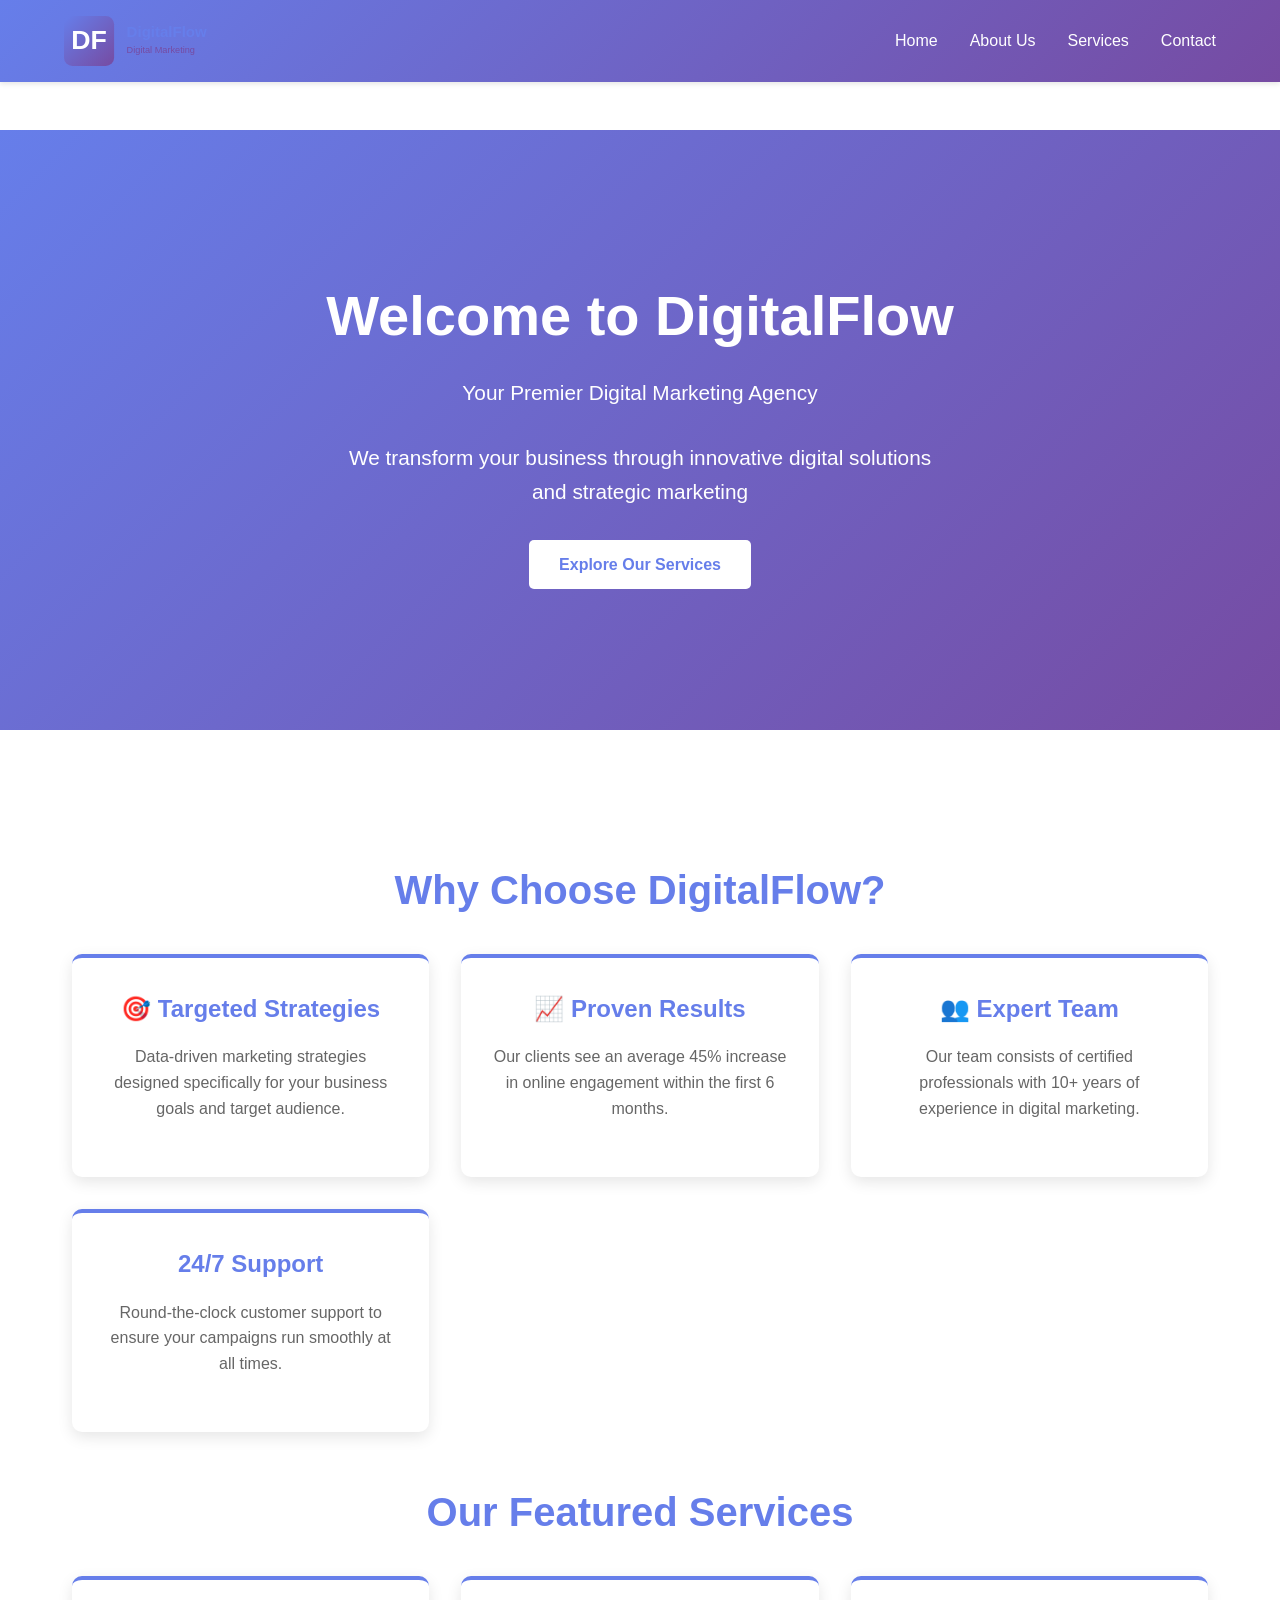
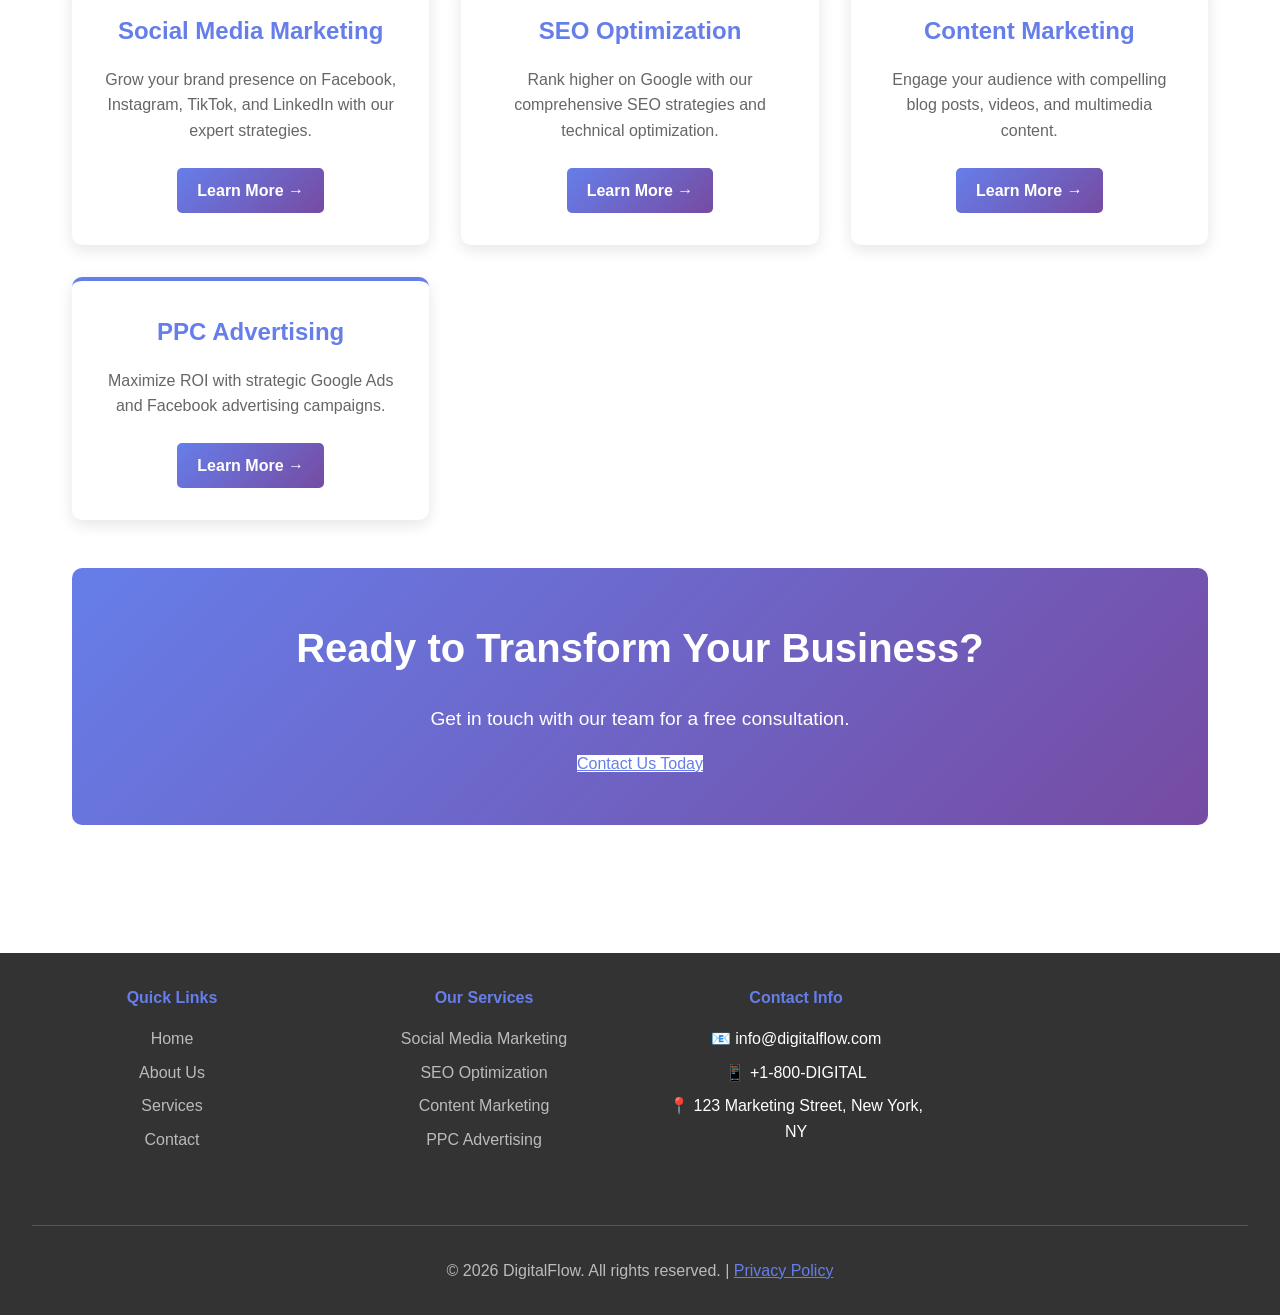
<file: index.html>
<!DOCTYPE html>
<html lang="en">
<head>
    <meta charset="UTF-8">
    <meta name="viewport" content="width=device-width, initial-scale=1.0">
    <title>DigitalFlow - Digital Marketing Agency</title>
    <link rel="stylesheet" href="style.css">
</head>
<body>
    <!-- Navigation Bar -->
    <nav>
        <div style="display: flex; align-items: center; justify-content: space-between; padding: 0 2rem;">
            <div style="display: flex; align-items: center; gap: 1rem;">
                <img src="assets/images/logo.svg" alt="DigitalFlow Logo" style="height: 50px;">
            </div>
            <ul>
                <li><a href="index.html">Home</a></li>
                <li><a href="about.html">About Us</a></li>
                <li><a href="services.html">Services</a></li>
                <li><a href="contact.html">Contact</a></li>
            </ul>
        </div>
    </nav>

    <!-- Hero Section -->
    <section class="hero">
        <h1>Welcome to DigitalFlow</h1>
        <p>Your Premier Digital Marketing Agency</p>
        <p>We transform your business through innovative digital solutions and strategic marketing</p>
        <a href="services.html" class="btn">Explore Our Services</a>
    </section>

    <!-- Main Content -->
    <main>
        <!-- Quick Overview -->
        <section class="quick-overview">
            <h2>Why Choose DigitalFlow?</h2>
            <div class="services-grid">
                <div class="service-card">
                    <h3>🎯 Targeted Strategies</h3>
                    <p>Data-driven marketing strategies designed specifically for your business goals and target audience.</p>
                </div>
                <div class="service-card">
                    <h3>📈 Proven Results</h3>
                    <p>Our clients see an average 45% increase in online engagement within the first 6 months.</p>
                </div>
                <div class="service-card">
                    <h3>👥 Expert Team</h3>
                    <p>Our team consists of certified professionals with 10+ years of experience in digital marketing.</p>
                </div>
                <div class="service-card">
                    <h3>24/7 Support</h3>
                    <p>Round-the-clock customer support to ensure your campaigns run smoothly at all times.</p>
                </div>
            </div>
        </section>

        <!-- Featured Services -->
        <section class="featured-services">
            <h2>Our Featured Services</h2>
            <div class="services-grid">
                <div class="service-card">
                    <h3>Social Media Marketing</h3>
                    <p>Grow your brand presence on Facebook, Instagram, TikTok, and LinkedIn with our expert strategies.</p>
                    <a href="service-social-media.html">Learn More →</a>
                </div>
                <div class="service-card">
                    <h3>SEO Optimization</h3>
                    <p>Rank higher on Google with our comprehensive SEO strategies and technical optimization.</p>
                    <a href="service-seo.html">Learn More →</a>
                </div>
                <div class="service-card">
                    <h3>Content Marketing</h3>
                    <p>Engage your audience with compelling blog posts, videos, and multimedia content.</p>
                    <a href="service-content.html">Learn More →</a>
                </div>
                <div class="service-card">
                    <h3>PPC Advertising</h3>
                    <p>Maximize ROI with strategic Google Ads and Facebook advertising campaigns.</p>
                    <a href="service-ppc.html">Learn More →</a>
                </div>
            </div>
        </section>

        <!-- Call to Action -->
        <section style="background: linear-gradient(135deg, #667eea 0%, #764ba2 100%); color: white; padding: 3rem 2rem; border-radius: 10px; text-align: center; margin-top: 3rem;">
            <h2 style="color: white;">Ready to Transform Your Business?</h2>
            <p style="font-size: 1.2rem; margin: 1rem 0;">Get in touch with our team for a free consultation.</p>
            <a href="contact.html" class="btn" style="background: white; color: #667eea;">Contact Us Today</a>
        </section>
    </main>

    <!-- Footer -->
    <footer>
        <div class="footer-section">
            <h4>Quick Links</h4>
            <ul>
                <li><a href="index.html">Home</a></li>
                <li><a href="about.html">About Us</a></li>
                <li><a href="services.html">Services</a></li>
                <li><a href="contact.html">Contact</a></li>
            </ul>
        </div>
        <div class="footer-section">
            <h4>Our Services</h4>
            <ul>
                <li><a href="service-social-media.html">Social Media Marketing</a></li>
                <li><a href="service-seo.html">SEO Optimization</a></li>
                <li><a href="service-content.html">Content Marketing</a></li>
                <li><a href="service-ppc.html">PPC Advertising</a></li>
            </ul>
        </div>
        <div class="footer-section">
            <h4>Contact Info</h4>
            <ul>
                <li>📧 info@digitalflow.com</li>
                <li>📱 +1-800-DIGITAL</li>
                <li>📍 123 Marketing Street, New York, NY</li>
            </ul>
        </div>
        <div class="footer-bottom" style="grid-column: 1 / -1;">
            <p>&copy; 2026 DigitalFlow. All rights reserved. | <a href="#privacy" style="color: #667eea;">Privacy Policy</a></p>
        </div>
    </footer>
</body>
</html>
</file>
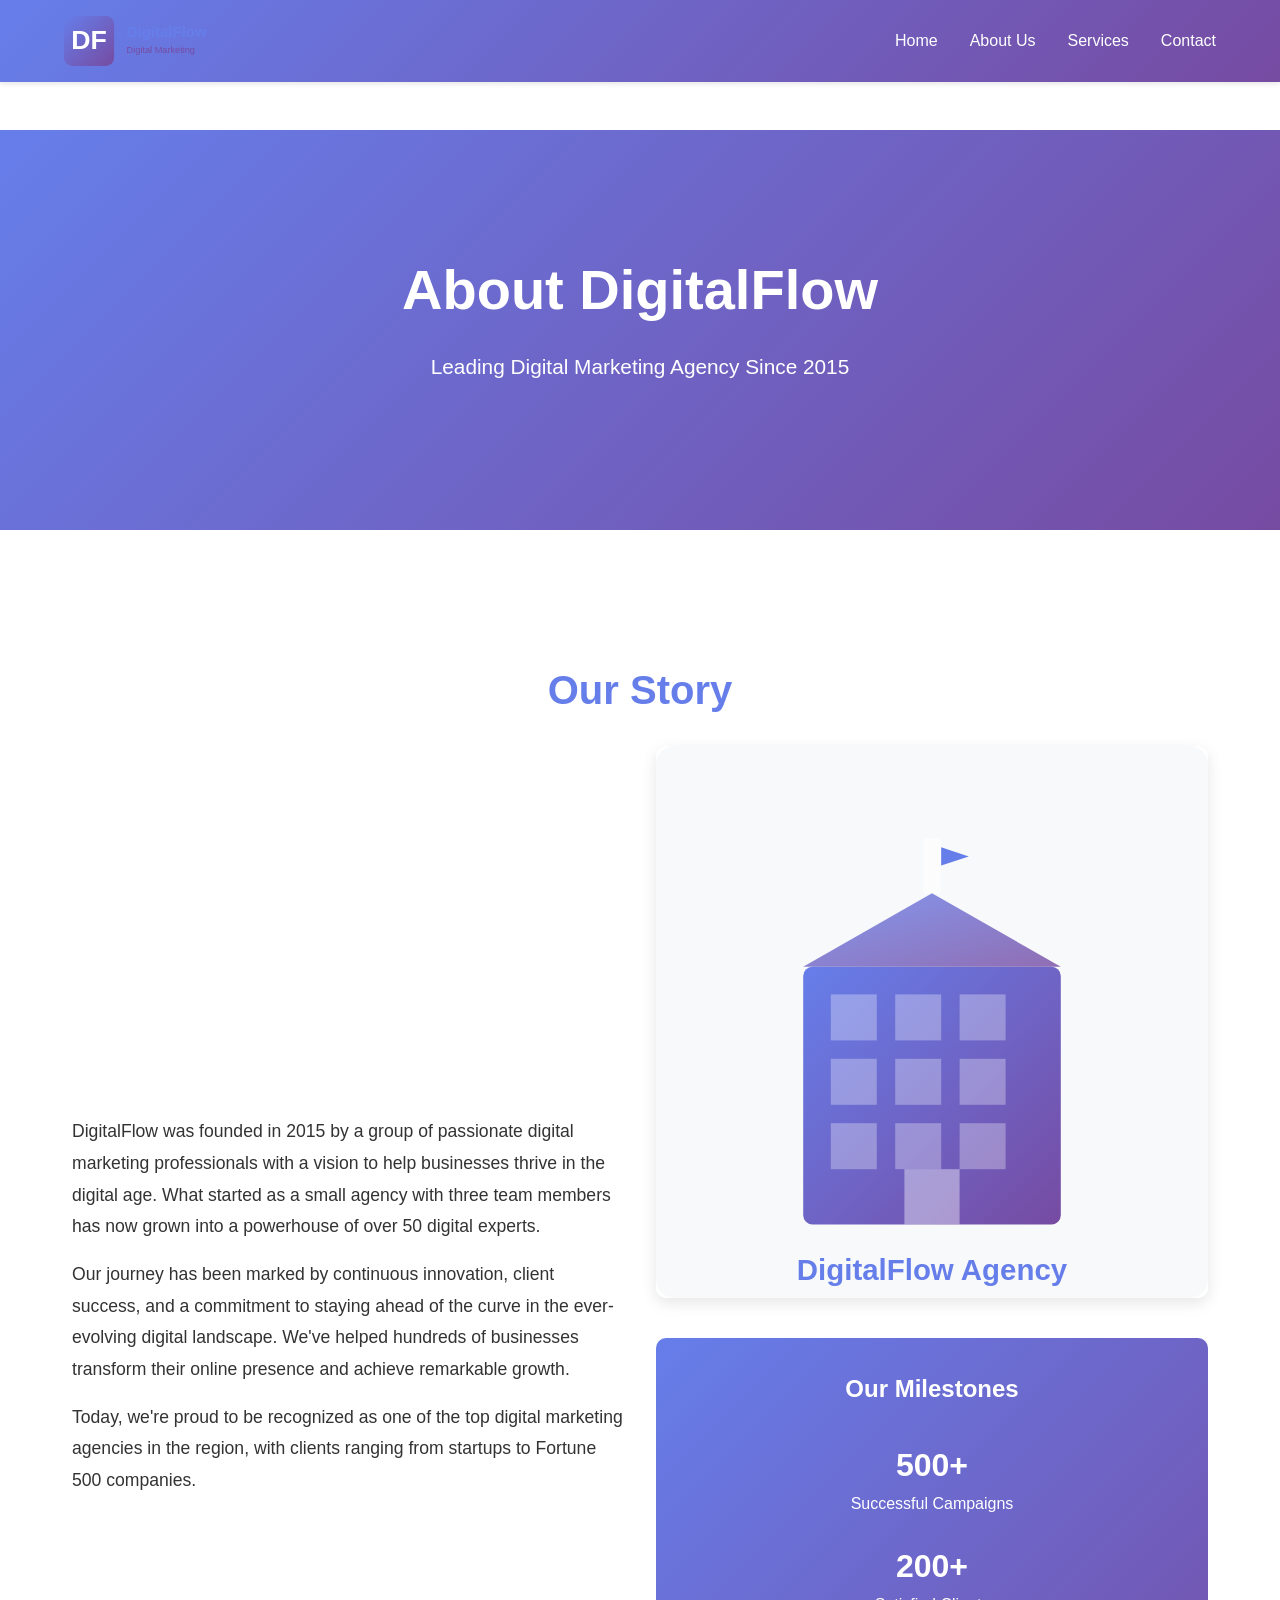
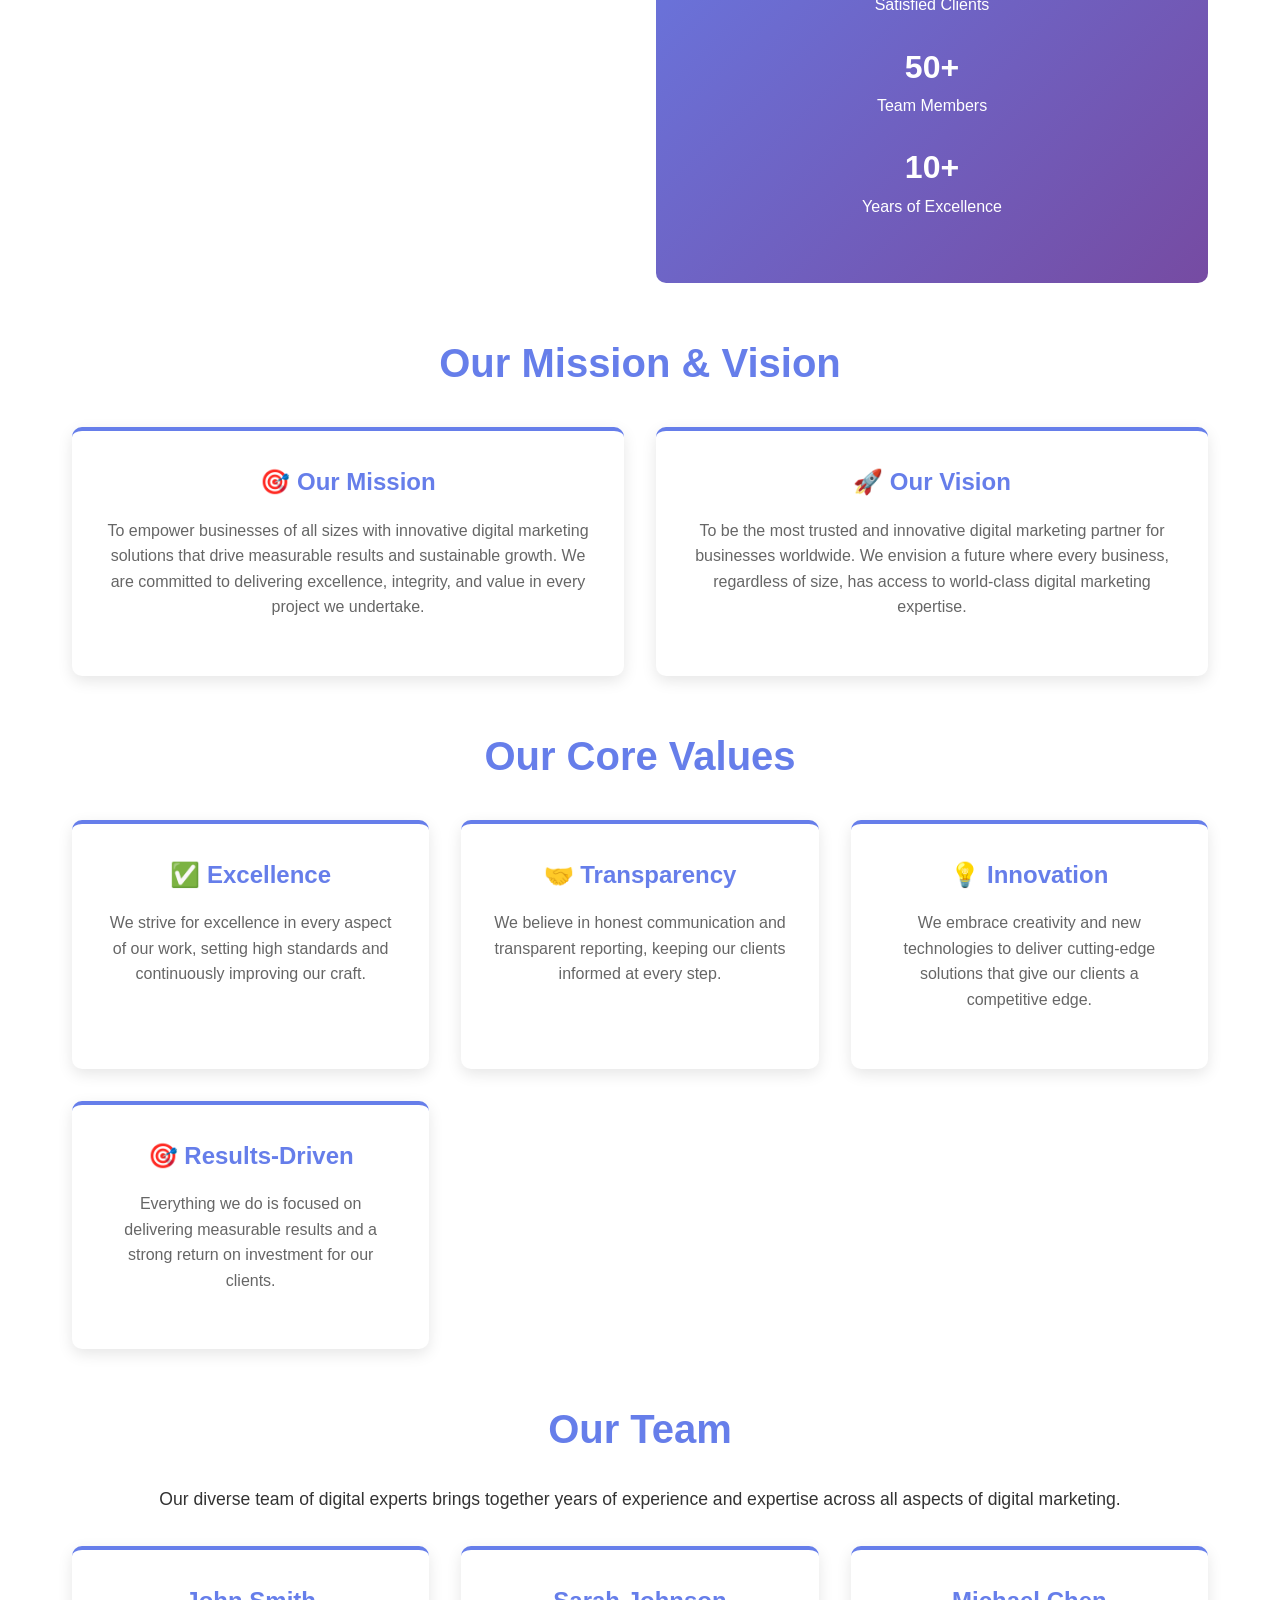
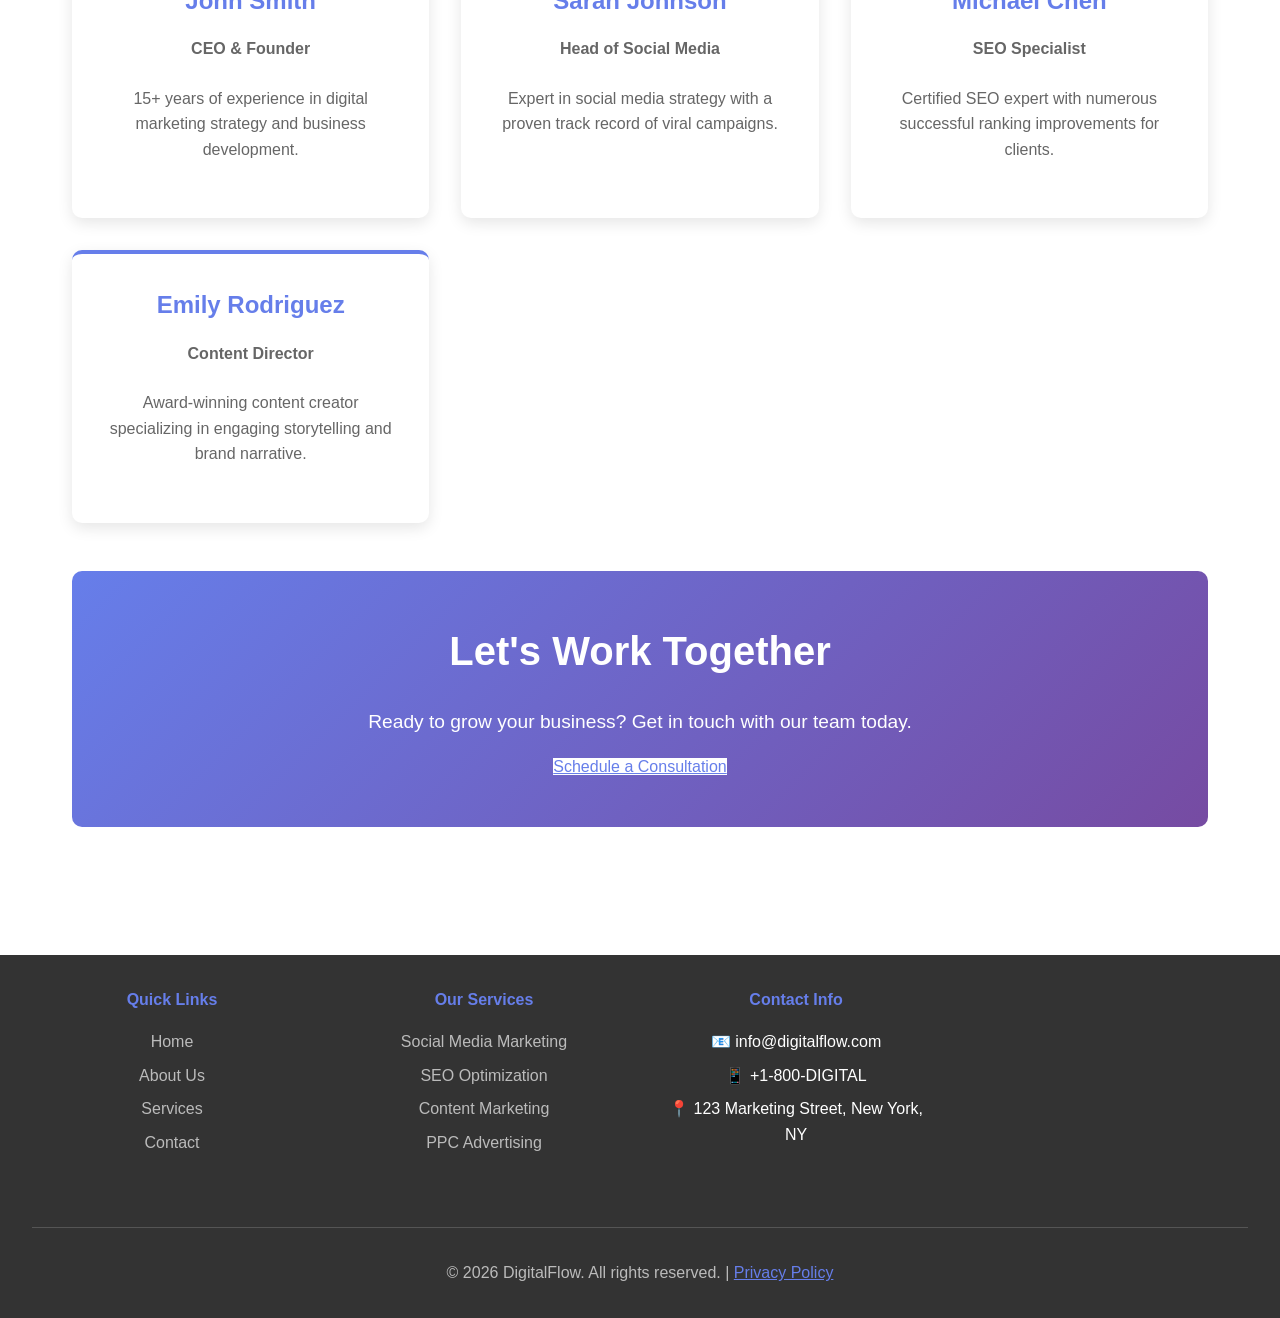
<file: about.html>
<!DOCTYPE html>
<html lang="en">
<head>
    <meta charset="UTF-8">
    <meta name="viewport" content="width=device-width, initial-scale=1.0">
    <title>About Us - DigitalFlow</title>
    <link rel="stylesheet" href="style.css">
</head>
<body>
    <!-- Navigation Bar -->
    <nav>
        <div style="display: flex; align-items: center; justify-content: space-between; padding: 0 2rem;">
            <div style="display: flex; align-items: center; gap: 1rem;">
                <img src="assets/images/logo.svg" alt="DigitalFlow Logo" style="height: 50px;">
            </div>
            <ul>
                <li><a href="index.html">Home</a></li>
                <li><a href="about.html">About Us</a></li>
                <li><a href="services.html">Services</a></li>
                <li><a href="contact.html">Contact</a></li>
            </ul>
        </div>
    </nav>

    <!-- Page Hero -->
    <section class="hero" style="min-height: 400px;">
        <h1>About DigitalFlow</h1>
        <p>Leading Digital Marketing Agency Since 2015</p>
    </section>

    <main>
        <!-- Our Story -->
        <section id="story">
            <h2>Our Story</h2>
            <div class="about-content">
                <div class="about-text">
                    <p>DigitalFlow was founded in 2015 by a group of passionate digital marketing professionals with a vision to help businesses thrive in the digital age. What started as a small agency with three team members has now grown into a powerhouse of over 50 digital experts.</p>
                    <p>Our journey has been marked by continuous innovation, client success, and a commitment to staying ahead of the curve in the ever-evolving digital landscape. We've helped hundreds of businesses transform their online presence and achieve remarkable growth.</p>
                    <p>Today, we're proud to be recognized as one of the top digital marketing agencies in the region, with clients ranging from startups to Fortune 500 companies.</p>
                </div>
                <div>
                    <img src="assets/images/company-office.svg" alt="DigitalFlow Office" style="width: 100%; border-radius: 10px; margin-bottom: 2rem;">
                    <div style="background: linear-gradient(135deg, #667eea 0%, #764ba2 100%); border-radius: 10px; padding: 2rem; color: white; text-align: center;">
                    <h3 style="color: white;">Our Milestones</h3>
                    <div style="margin: 2rem 0;">
                        <div style="margin-bottom: 1.5rem;">
                            <div style="font-size: 2rem; font-weight: bold;">500+</div>
                            <p>Successful Campaigns</p>
                        </div>
                        <div style="margin-bottom: 1.5rem;">
                            <div style="font-size: 2rem; font-weight: bold;">200+</div>
                            <p>Satisfied Clients</p>
                        </div>
                        <div style="margin-bottom: 1.5rem;">
                            <div style="font-size: 2rem; font-weight: bold;">50+</div>
                            <p>Team Members</p>
                        </div>
                        <div>
                            <div style="font-size: 2rem; font-weight: bold;">10+</div>
                            <p>Years of Excellence</p>
                        </div>
                    </div>
                </div>
            </div>
        </section>

        <!-- Mission & Vision -->
        <section id="mission-vision">
            <h2>Our Mission & Vision</h2>
            <div class="services-grid">
                <div class="service-card">
                    <h3>🎯 Our Mission</h3>
                    <p>To empower businesses of all sizes with innovative digital marketing solutions that drive measurable results and sustainable growth. We are committed to delivering excellence, integrity, and value in every project we undertake.</p>
                </div>
                <div class="service-card">
                    <h3>🚀 Our Vision</h3>
                    <p>To be the most trusted and innovative digital marketing partner for businesses worldwide. We envision a future where every business, regardless of size, has access to world-class digital marketing expertise.</p>
                </div>
            </div>
        </section>

        <!-- Core Values -->
        <section id="values">
            <h2>Our Core Values</h2>
            <div class="services-grid">
                <div class="service-card">
                    <h3>✅ Excellence</h3>
                    <p>We strive for excellence in every aspect of our work, setting high standards and continuously improving our craft.</p>
                </div>
                <div class="service-card">
                    <h3>🤝 Transparency</h3>
                    <p>We believe in honest communication and transparent reporting, keeping our clients informed at every step.</p>
                </div>
                <div class="service-card">
                    <h3>💡 Innovation</h3>
                    <p>We embrace creativity and new technologies to deliver cutting-edge solutions that give our clients a competitive edge.</p>
                </div>
                <div class="service-card">
                    <h3>🎯 Results-Driven</h3>
                    <p>Everything we do is focused on delivering measurable results and a strong return on investment for our clients.</p>
                </div>
            </div>
        </section>

        <!-- Team Section -->
        <section id="team">
            <h2>Our Team</h2>
            <p style="text-align: center; font-size: 1.1rem; margin-bottom: 2rem;">Our diverse team of digital experts brings together years of experience and expertise across all aspects of digital marketing.</p>
            <div class="services-grid">
                <div class="service-card">
                    <h3>John Smith</h3>
                    <p><strong>CEO & Founder</strong></p>
                    <p>15+ years of experience in digital marketing strategy and business development.</p>
                </div>
                <div class="service-card">
                    <h3>Sarah Johnson</h3>
                    <p><strong>Head of Social Media</strong></p>
                    <p>Expert in social media strategy with a proven track record of viral campaigns.</p>
                </div>
                <div class="service-card">
                    <h3>Michael Chen</h3>
                    <p><strong>SEO Specialist</strong></p>
                    <p>Certified SEO expert with numerous successful ranking improvements for clients.</p>
                </div>
                <div class="service-card">
                    <h3>Emily Rodriguez</h3>
                    <p><strong>Content Director</strong></p>
                    <p>Award-winning content creator specializing in engaging storytelling and brand narrative.</p>
                </div>
            </div>
        </section>

        <!-- CTA -->
        <section style="background: linear-gradient(135deg, #667eea 0%, #764ba2 100%); color: white; padding: 3rem 2rem; border-radius: 10px; text-align: center; margin-top: 3rem;">
            <h2 style="color: white;">Let's Work Together</h2>
            <p style="font-size: 1.2rem; margin: 1rem 0;">Ready to grow your business? Get in touch with our team today.</p>
            <a href="contact.html" class="btn" style="background: white; color: #667eea;">Schedule a Consultation</a>
        </section>
    </main>

    <!-- Footer -->
    <footer>
        <div class="footer-section">
            <h4>Quick Links</h4>
            <ul>
                <li><a href="index.html">Home</a></li>
                <li><a href="about.html">About Us</a></li>
                <li><a href="services.html">Services</a></li>
                <li><a href="contact.html">Contact</a></li>
            </ul>
        </div>
        <div class="footer-section">
            <h4>Our Services</h4>
            <ul>
                <li><a href="service-social-media.html">Social Media Marketing</a></li>
                <li><a href="service-seo.html">SEO Optimization</a></li>
                <li><a href="service-content.html">Content Marketing</a></li>
                <li><a href="service-ppc.html">PPC Advertising</a></li>
            </ul>
        </div>
        <div class="footer-section">
            <h4>Contact Info</h4>
            <ul>
                <li>📧 info@digitalflow.com</li>
                <li>📱 +1-800-DIGITAL</li>
                <li>📍 123 Marketing Street, New York, NY</li>
            </ul>
        </div>
        <div class="footer-bottom" style="grid-column: 1 / -1;">
            <p>&copy; 2026 DigitalFlow. All rights reserved. | <a href="#privacy" style="color: #667eea;">Privacy Policy</a></p>
        </div>
    </footer>
</body>
</html>
</file>
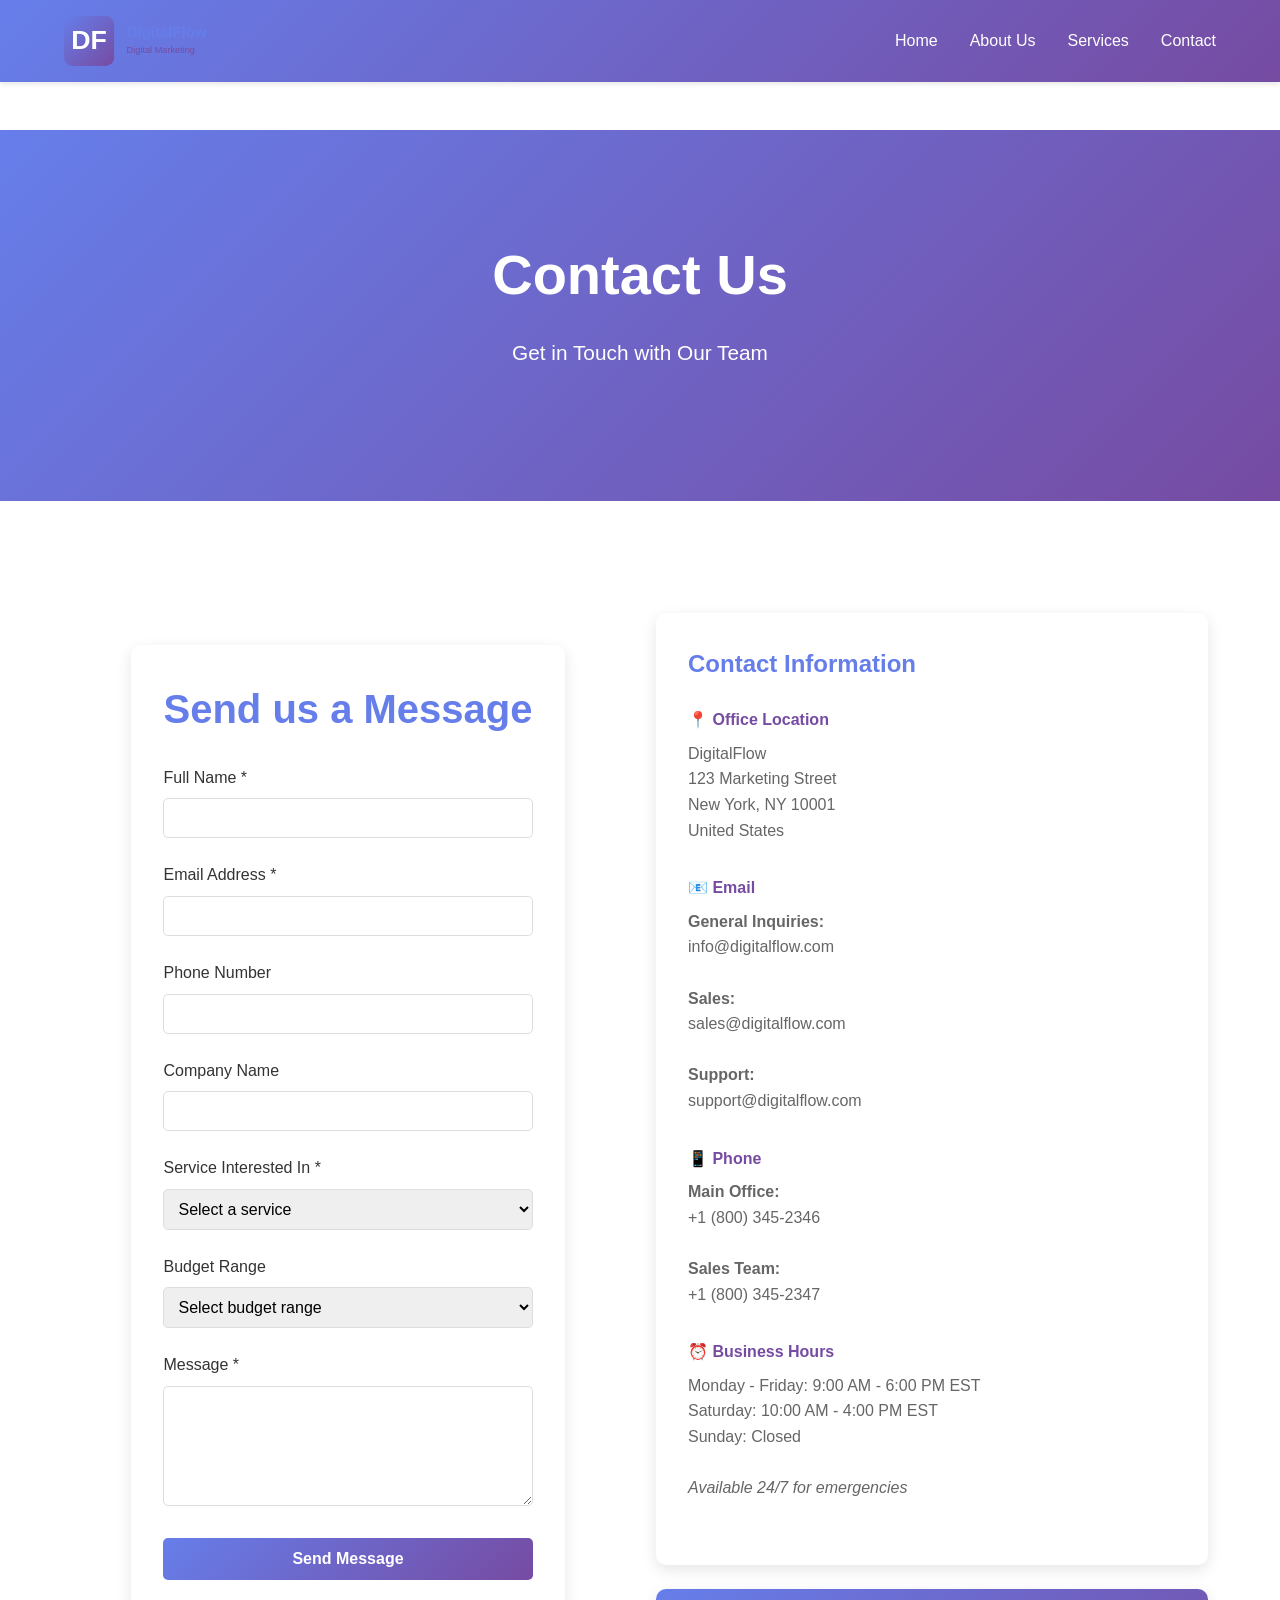
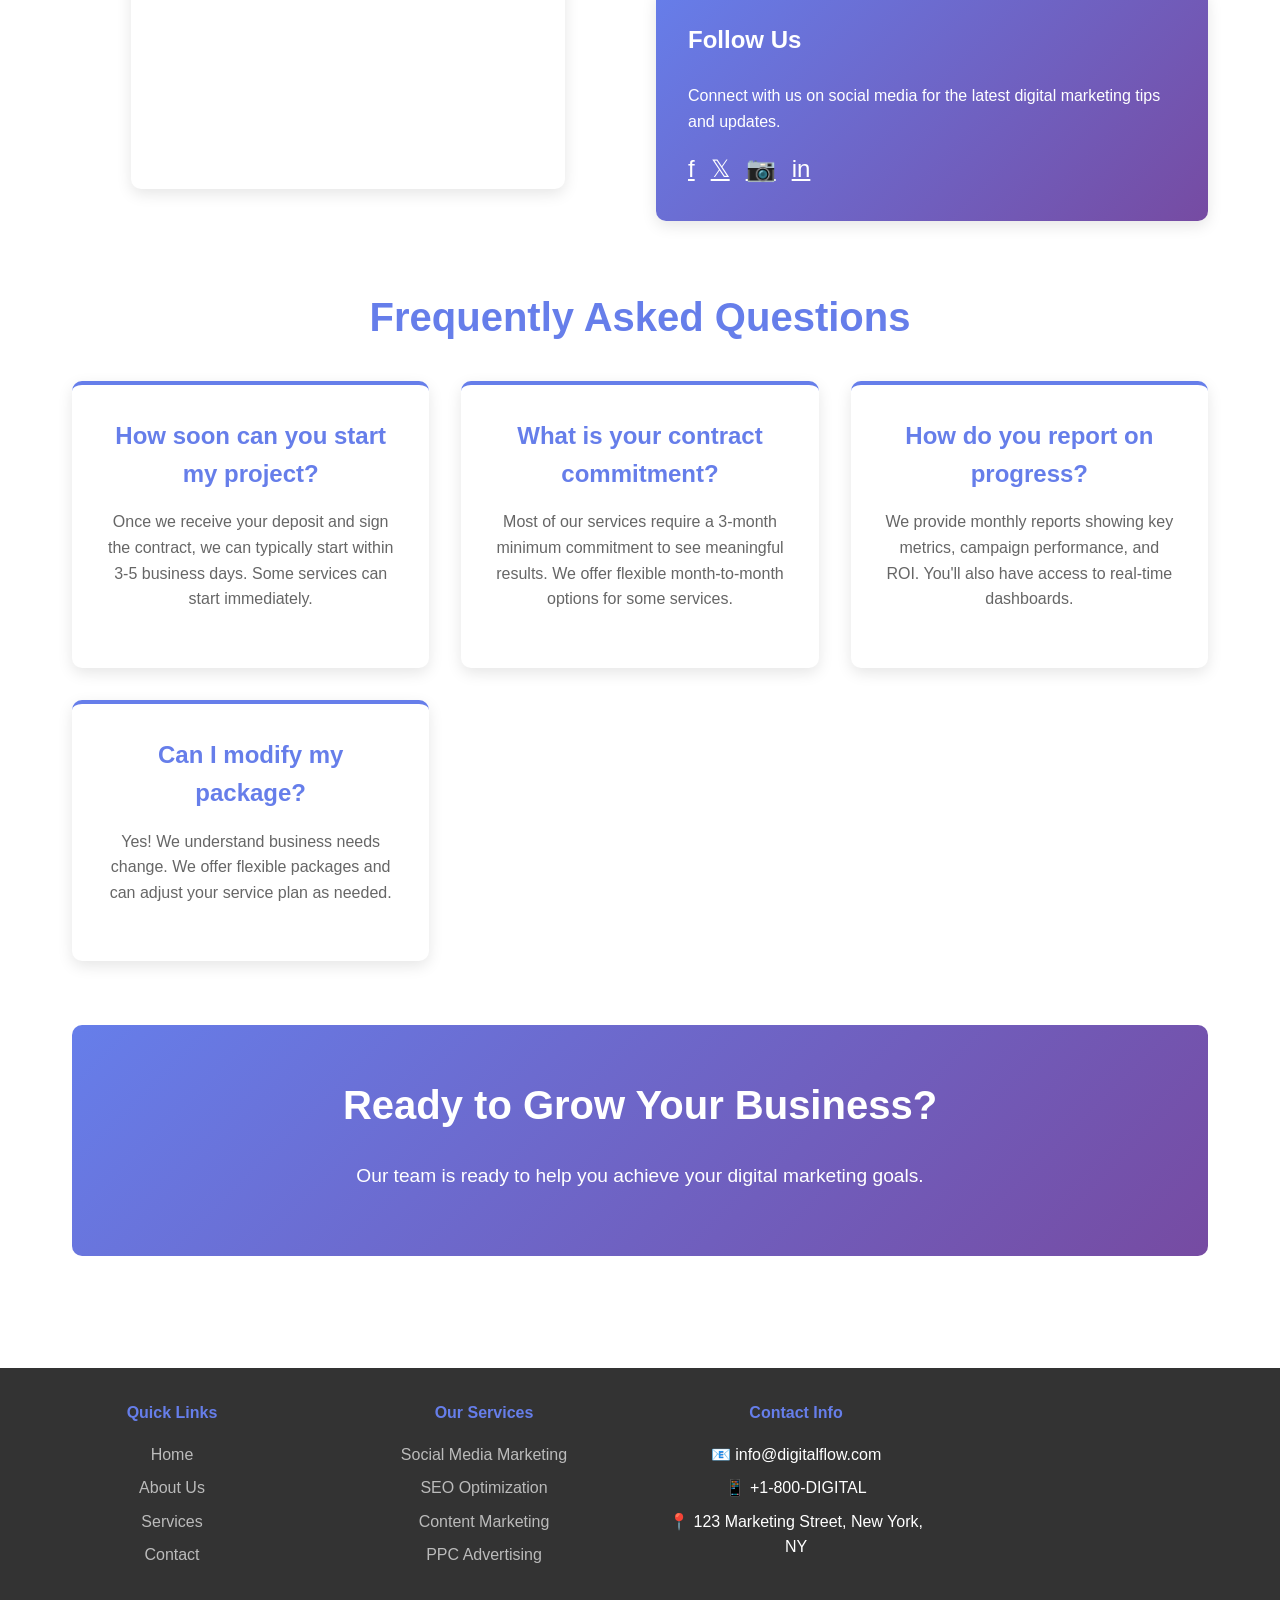
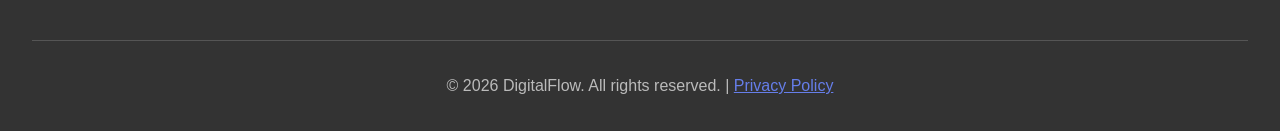
<file: contact.html>
<!DOCTYPE html>
<html lang="en">
<head>
    <meta charset="UTF-8">
    <meta name="viewport" content="width=device-width, initial-scale=1.0">
    <title>Contact Us - DigitalFlow</title>
    <link rel="stylesheet" href="style.css">
    <style>
        .contact-container {
            display: grid;
            grid-template-columns: 1fr 1fr;
            gap: 2rem;
            margin: 2rem 0;
        }
        .contact-info {
            background: white;
            padding: 2rem;
            border-radius: 10px;
            box-shadow: 0 5px 15px rgba(0, 0, 0, 0.1);
        }
        .contact-info h3 {
            color: #667eea;
            margin-bottom: 1.5rem;
        }
        .contact-info-item {
            margin-bottom: 2rem;
        }
        .contact-info-item h4 {
            color: #764ba2;
            margin-bottom: 0.5rem;
        }
        .contact-info-item p {
            color: #666;
            line-height: 1.6;
        }
        @media (max-width: 768px) {
            .contact-container {
                grid-template-columns: 1fr;
            }
        }
    </style>
</head>
<body>
    <!-- Navigation Bar -->
    <nav>
        <div style="display: flex; align-items: center; justify-content: space-between; padding: 0 2rem;">
            <div style="display: flex; align-items: center; gap: 1rem;">
                <img src="assets/images/logo.svg" alt="DigitalFlow Logo" style="height: 50px;">
            </div>
            <ul>
                <li><a href="index.html">Home</a></li>
                <li><a href="about.html">About Us</a></li>
                <li><a href="services.html">Services</a></li>
                <li><a href="contact.html">Contact</a></li>
            </ul>
        </div>
    </nav>

    <!-- Page Hero -->
    <section class="hero" style="min-height: 350px;">
        <h1>Contact Us</h1>
        <p>Get in Touch with Our Team</p>
    </section>

    <main>
        <section id="contact" style="margin-top: 2rem;">
            <div class="contact-container">
                <!-- Contact Form -->
                <div class="contact-form">
                    <h2 style="text-align: left; margin-bottom: 1.5rem;">Send us a Message</h2>
                    <form onsubmit="handleSubmit(event)">
                        <div class="form-group">
                            <label for="name">Full Name *</label>
                            <input type="text" id="name" name="name" required>
                        </div>

                        <div class="form-group">
                            <label for="email">Email Address *</label>
                            <input type="email" id="email" name="email" required>
                        </div>

                        <div class="form-group">
                            <label for="phone">Phone Number</label>
                            <input type="tel" id="phone" name="phone">
                        </div>

                        <div class="form-group">
                            <label for="company">Company Name</label>
                            <input type="text" id="company" name="company">
                        </div>

                        <div class="form-group">
                            <label for="service">Service Interested In *</label>
                            <select id="service" name="service" style="width: 100%; padding: 10px; border: 1px solid #ddd; border-radius: 5px; font-family: inherit; font-size: 1rem;" required>
                                <option value="">Select a service</option>
                                <option value="social-media">Social Media Marketing</option>
                                <option value="seo">SEO Optimization</option>
                                <option value="content">Content Marketing</option>
                                <option value="ppc">PPC Advertising</option>
                                <option value="other">Other</option>
                            </select>
                        </div>

                        <div class="form-group">
                            <label for="budget">Budget Range</label>
                            <select id="budget" name="budget" style="width: 100%; padding: 10px; border: 1px solid #ddd; border-radius: 5px; font-family: inherit; font-size: 1rem;">
                                <option value="">Select budget range</option>
                                <option value="under1k">Under $1,000</option>
                                <option value="1-5k">$1,000 - $5,000</option>
                                <option value="5-10k">$5,000 - $10,000</option>
                                <option value="10k-plus">$10,000+</option>
                            </select>
                        </div>

                        <div class="form-group">
                            <label for="message">Message *</label>
                            <textarea id="message" name="message" required></textarea>
                        </div>

                        <div class="form-group">
                            <button type="submit">Send Message</button>
                        </div>
                    </form>
                </div>

                <!-- Contact Information -->
                <div>
                    <div class="contact-info">
                        <h3>Contact Information</h3>
                        
                        <div class="contact-info-item">
                            <h4>📍 Office Location</h4>
                            <p>
                                DigitalFlow<br>
                                123 Marketing Street<br>
                                New York, NY 10001<br>
                                United States
                            </p>
                        </div>

                        <div class="contact-info-item">
                            <h4>📧 Email</h4>
                            <p>
                                <strong>General Inquiries:</strong><br>
                                info@digitalflow.com<br><br>
                                <strong>Sales:</strong><br>
                                sales@digitalflow.com<br><br>
                                <strong>Support:</strong><br>
                                support@digitalflow.com
                            </p>
                        </div>

                        <div class="contact-info-item">
                            <h4>📱 Phone</h4>
                            <p>
                                <strong>Main Office:</strong><br>
                                +1 (800) 345-2346<br><br>
                                <strong>Sales Team:</strong><br>
                                +1 (800) 345-2347
                            </p>
                        </div>

                        <div class="contact-info-item">
                            <h4>⏰ Business Hours</h4>
                            <p>
                                Monday - Friday: 9:00 AM - 6:00 PM EST<br>
                                Saturday: 10:00 AM - 4:00 PM EST<br>
                                Sunday: Closed<br><br>
                                <em>Available 24/7 for emergencies</em>
                            </p>
                        </div>
                    </div>

                    <div class="contact-info" style="margin-top: 1.5rem; background: linear-gradient(135deg, #667eea 0%, #764ba2 100%); color: white;">
                        <h3 style="color: white;">Follow Us</h3>
                        <p style="color: white;">Connect with us on social media for the latest digital marketing tips and updates.</p>
                        <div style="display: flex; gap: 1rem; margin-top: 1rem;">
                            <a href="#" style="color: white; font-size: 1.5rem;">f</a>
                            <a href="#" style="color: white; font-size: 1.5rem;">𝕏</a>
                            <a href="#" style="color: white; font-size: 1.5rem;">📷</a>
                            <a href="#" style="color: white; font-size: 1.5rem;">in</a>
                        </div>
                    </div>
                </div>
            </div>
        </section>

        <!-- FAQ Section -->
        <section id="faq" style="margin-top: 4rem;">
            <h2>Frequently Asked Questions</h2>
            <div class="services-grid">
                <div class="service-card">
                    <h3>How soon can you start my project?</h3>
                    <p>Once we receive your deposit and sign the contract, we can typically start within 3-5 business days. Some services can start immediately.</p>
                </div>
                <div class="service-card">
                    <h3>What is your contract commitment?</h3>
                    <p>Most of our services require a 3-month minimum commitment to see meaningful results. We offer flexible month-to-month options for some services.</p>
                </div>
                <div class="service-card">
                    <h3>How do you report on progress?</h3>
                    <p>We provide monthly reports showing key metrics, campaign performance, and ROI. You'll also have access to real-time dashboards.</p>
                </div>
                <div class="service-card">
                    <h3>Can I modify my package?</h3>
                    <p>Yes! We understand business needs change. We offer flexible packages and can adjust your service plan as needed.</p>
                </div>
            </div>
        </section>

        <!-- CTA Section -->
        <section style="background: linear-gradient(135deg, #667eea 0%, #764ba2 100%); color: white; padding: 3rem 2rem; border-radius: 10px; text-align: center; margin-top: 4rem; margin-bottom: 2rem;">
            <h2 style="color: white;">Ready to Grow Your Business?</h2>
            <p style="font-size: 1.2rem; margin: 1rem 0;">Our team is ready to help you achieve your digital marketing goals.</p>
        </section>
    </main>

    <!-- Footer -->
    <footer>
        <div class="footer-section">
            <h4>Quick Links</h4>
            <ul>
                <li><a href="index.html">Home</a></li>
                <li><a href="about.html">About Us</a></li>
                <li><a href="services.html">Services</a></li>
                <li><a href="contact.html">Contact</a></li>
            </ul>
        </div>
        <div class="footer-section">
            <h4>Our Services</h4>
            <ul>
                <li><a href="service-social-media.html">Social Media Marketing</a></li>
                <li><a href="service-seo.html">SEO Optimization</a></li>
                <li><a href="service-content.html">Content Marketing</a></li>
                <li><a href="service-ppc.html">PPC Advertising</a></li>
            </ul>
        </div>
        <div class="footer-section">
            <h4>Contact Info</h4>
            <ul>
                <li>📧 info@digitalflow.com</li>
                <li>📱 +1-800-DIGITAL</li>
                <li>📍 123 Marketing Street, New York, NY</li>
            </ul>
        </div>
        <div class="footer-bottom" style="grid-column: 1 / -1;">
            <p>&copy; 2026 DigitalFlow. All rights reserved. | <a href="#privacy" style="color: #667eea;">Privacy Policy</a></p>
        </div>
    </footer>

    <script>
        function handleSubmit(event) {
            event.preventDefault();
            
            const name = document.getElementById('name').value;
            const email = document.getElementById('email').value;
            const phone = document.getElementById('phone').value;
            const company = document.getElementById('company').value;
            const service = document.getElementById('service').value;
            const message = document.getElementById('message').value;

            // Display success message
            alert(`Thank you ${name}! Your message has been received.\n\nWe will contact you at ${email} within 24 hours.\n\nThank you for choosing DigitalFlow!`);
            
            // Reset form
            event.target.reset();
        }
    </script>
</body>
</html>
</file>
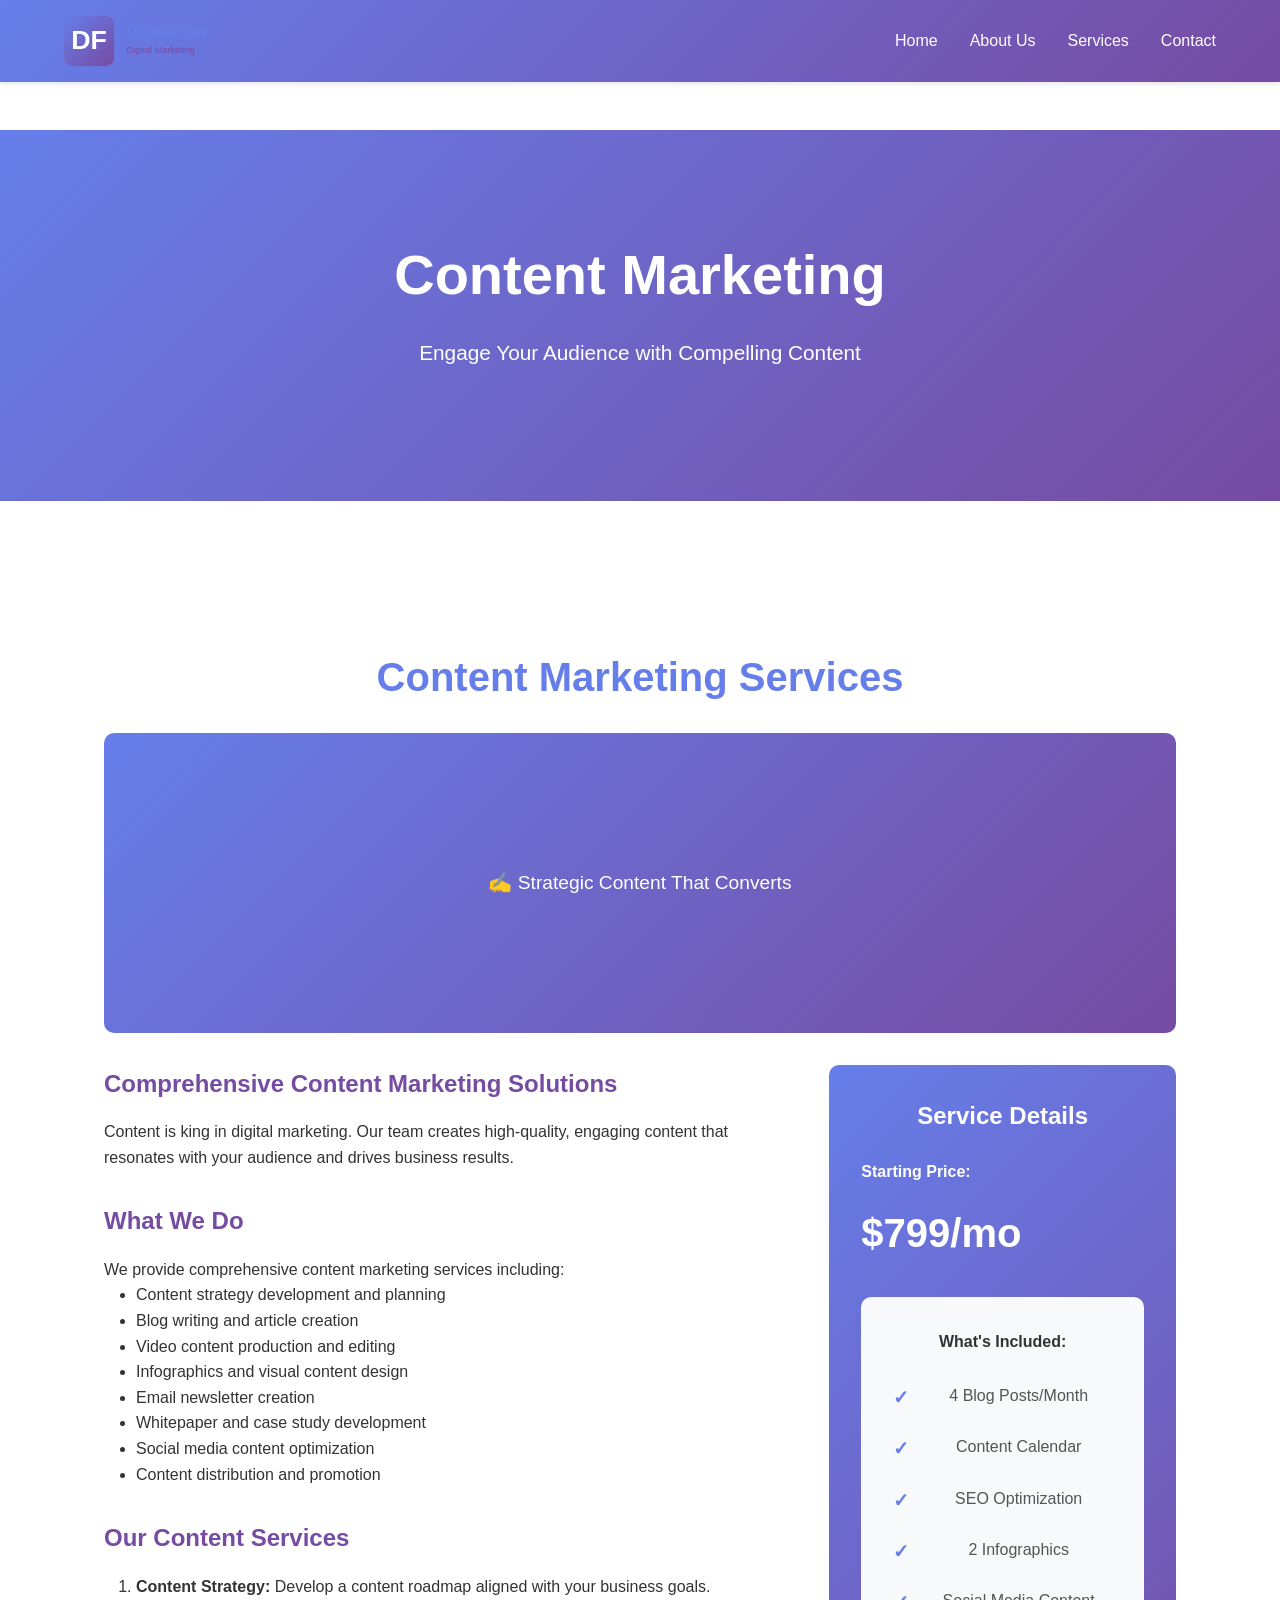
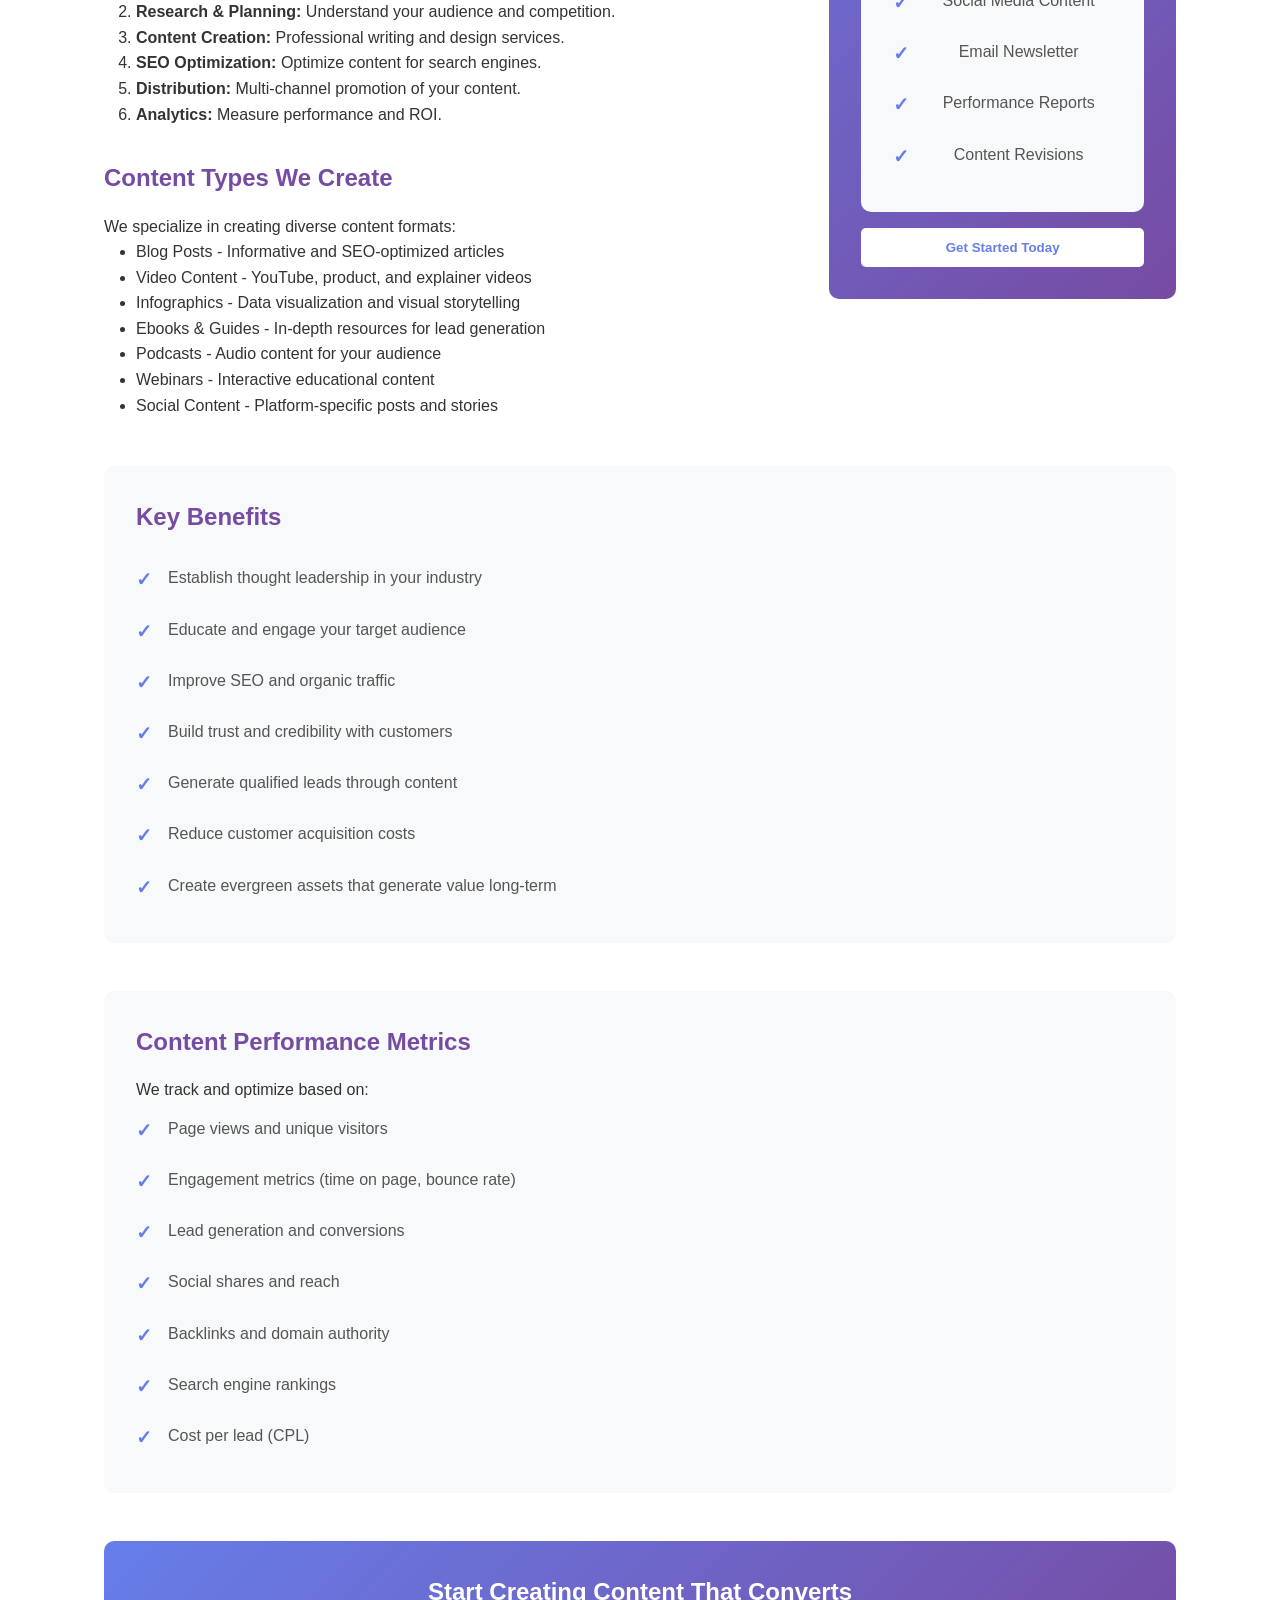
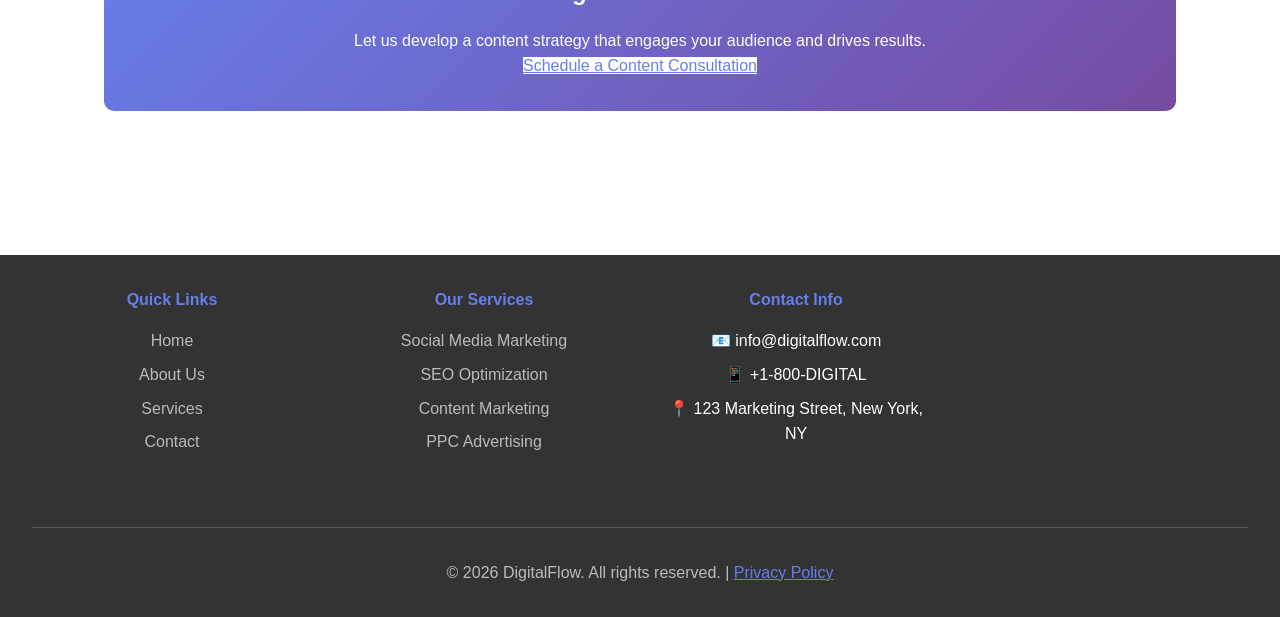
<file: service-content.html>
<!DOCTYPE html>
<html lang="en">
<head>
    <meta charset="UTF-8">
    <meta name="viewport" content="width=device-width, initial-scale=1.0">
    <title>Content Marketing - DigitalFlow</title>
    <link rel="stylesheet" href="style.css">
</head>
<body>
    <!-- Navigation Bar -->
    <nav>
        <div style="display: flex; align-items: center; justify-content: space-between; padding: 0 2rem;">
            <div style="display: flex; align-items: center; gap: 1rem;">
                <img src="assets/images/logo.svg" alt="DigitalFlow Logo" style="height: 50px;">
            </div>
            <ul>
                <li><a href="index.html">Home</a></li>
                <li><a href="about.html">About Us</a></li>
                <li><a href="services.html">Services</a></li>
                <li><a href="contact.html">Contact</a></li>
            </ul>
        </div>
    </nav>

    <!-- Page Hero -->
    <section class="hero" style="min-height: 350px;">
        <h1>Content Marketing</h1>
        <p>Engage Your Audience with Compelling Content</p>
    </section>

    <main>
        <div class="service-detail">
            <h2>Content Marketing Services</h2>
            
            <div style="background: linear-gradient(135deg, #667eea 0%, #764ba2 100%); height: 300px; border-radius: 10px; display: flex; align-items: center; justify-content: center; color: white; font-size: 1.2rem; margin-bottom: 2rem; text-align: center;">
                ✍️ Strategic Content That Converts
            </div>

            <div class="service-detail-content">
                <div>
                    <h3>Comprehensive Content Marketing Solutions</h3>
                    <p>Content is king in digital marketing. Our team creates high-quality, engaging content that resonates with your audience and drives business results.</p>

                    <h3 style="margin-top: 2rem;">What We Do</h3>
                    <p>We provide comprehensive content marketing services including:</p>
                    <ul style="margin-left: 2rem;">
                        <li>Content strategy development and planning</li>
                        <li>Blog writing and article creation</li>
                        <li>Video content production and editing</li>
                        <li>Infographics and visual content design</li>
                        <li>Email newsletter creation</li>
                        <li>Whitepaper and case study development</li>
                        <li>Social media content optimization</li>
                        <li>Content distribution and promotion</li>
                    </ul>

                    <h3 style="margin-top: 2rem;">Our Content Services</h3>
                    <ol style="margin-left: 2rem;">
                        <li><strong>Content Strategy:</strong> Develop a content roadmap aligned with your business goals.</li>
                        <li><strong>Research & Planning:</strong> Understand your audience and competition.</li>
                        <li><strong>Content Creation:</strong> Professional writing and design services.</li>
                        <li><strong>SEO Optimization:</strong> Optimize content for search engines.</li>
                        <li><strong>Distribution:</strong> Multi-channel promotion of your content.</li>
                        <li><strong>Analytics:</strong> Measure performance and ROI.</li>
                    </ol>

                    <h3 style="margin-top: 2rem;">Content Types We Create</h3>
                    <p>We specialize in creating diverse content formats:</p>
                    <ul style="margin-left: 2rem;">
                        <li>Blog Posts - Informative and SEO-optimized articles</li>
                        <li>Video Content - YouTube, product, and explainer videos</li>
                        <li>Infographics - Data visualization and visual storytelling</li>
                        <li>Ebooks & Guides - In-depth resources for lead generation</li>
                        <li>Podcasts - Audio content for your audience</li>
                        <li>Webinars - Interactive educational content</li>
                        <li>Social Content - Platform-specific posts and stories</li>
                    </ul>
                </div>

                <div class="pricing-box">
                    <h3>Service Details</h3>
                    <div style="text-align: left; margin: 1.5rem 0;">
                        <p><strong>Starting Price:</strong></p>
                        <div class="price">$799/mo</div>
                    </div>
                    <div class="service-features">
                        <h4 style="color: #333; margin-bottom: 1rem;">What's Included:</h4>
                        <ul style="color: #333;">
                            <li>4 Blog Posts/Month</li>
                            <li>Content Calendar</li>
                            <li>SEO Optimization</li>
                            <li>2 Infographics</li>
                            <li>Social Media Content</li>
                            <li>Email Newsletter</li>
                            <li>Performance Reports</li>
                            <li>Content Revisions</li>
                        </ul>
                    </div>
                    <button onclick="location.href='contact.html'">Get Started Today</button>
                </div>
            </div>

            <div class="service-features" style="margin-top: 3rem;">
                <h3>Key Benefits</h3>
                <ul>
                    <li>Establish thought leadership in your industry</li>
                    <li>Educate and engage your target audience</li>
                    <li>Improve SEO and organic traffic</li>
                    <li>Build trust and credibility with customers</li>
                    <li>Generate qualified leads through content</li>
                    <li>Reduce customer acquisition costs</li>
                    <li>Create evergreen assets that generate value long-term</li>
                </ul>
            </div>

            <div class="service-features" style="margin-top: 3rem;">
                <h3>Content Performance Metrics</h3>
                <p>We track and optimize based on:</p>
                <ul>
                    <li>Page views and unique visitors</li>
                    <li>Engagement metrics (time on page, bounce rate)</li>
                    <li>Lead generation and conversions</li>
                    <li>Social shares and reach</li>
                    <li>Backlinks and domain authority</li>
                    <li>Search engine rankings</li>
                    <li>Cost per lead (CPL)</li>
                </ul>
            </div>

            <div style="background: linear-gradient(135deg, #667eea 0%, #764ba2 100%); color: white; padding: 2rem; border-radius: 10px; text-align: center; margin-top: 3rem;">
                <h3 style="color: white;">Start Creating Content That Converts</h3>
                <p>Let us develop a content strategy that engages your audience and drives results.</p>
                <a href="contact.html" class="btn" style="background: white; color: #667eea; margin-top: 1rem;">Schedule a Content Consultation</a>
            </div>
        </div>
    </main>

    <!-- Footer -->
    <footer>
        <div class="footer-section">
            <h4>Quick Links</h4>
            <ul>
                <li><a href="index.html">Home</a></li>
                <li><a href="about.html">About Us</a></li>
                <li><a href="services.html">Services</a></li>
                <li><a href="contact.html">Contact</a></li>
            </ul>
        </div>
        <div class="footer-section">
            <h4>Our Services</h4>
            <ul>
                <li><a href="service-social-media.html">Social Media Marketing</a></li>
                <li><a href="service-seo.html">SEO Optimization</a></li>
                <li><a href="service-content.html">Content Marketing</a></li>
                <li><a href="service-ppc.html">PPC Advertising</a></li>
            </ul>
        </div>
        <div class="footer-section">
            <h4>Contact Info</h4>
            <ul>
                <li>📧 info@digitalflow.com</li>
                <li>📱 +1-800-DIGITAL</li>
                <li>📍 123 Marketing Street, New York, NY</li>
            </ul>
        </div>
        <div class="footer-bottom" style="grid-column: 1 / -1;">
            <p>&copy; 2026 DigitalFlow. All rights reserved. | <a href="#privacy" style="color: #667eea;">Privacy Policy</a></p>
        </div>
    </footer>
</body>
</html>
</file>
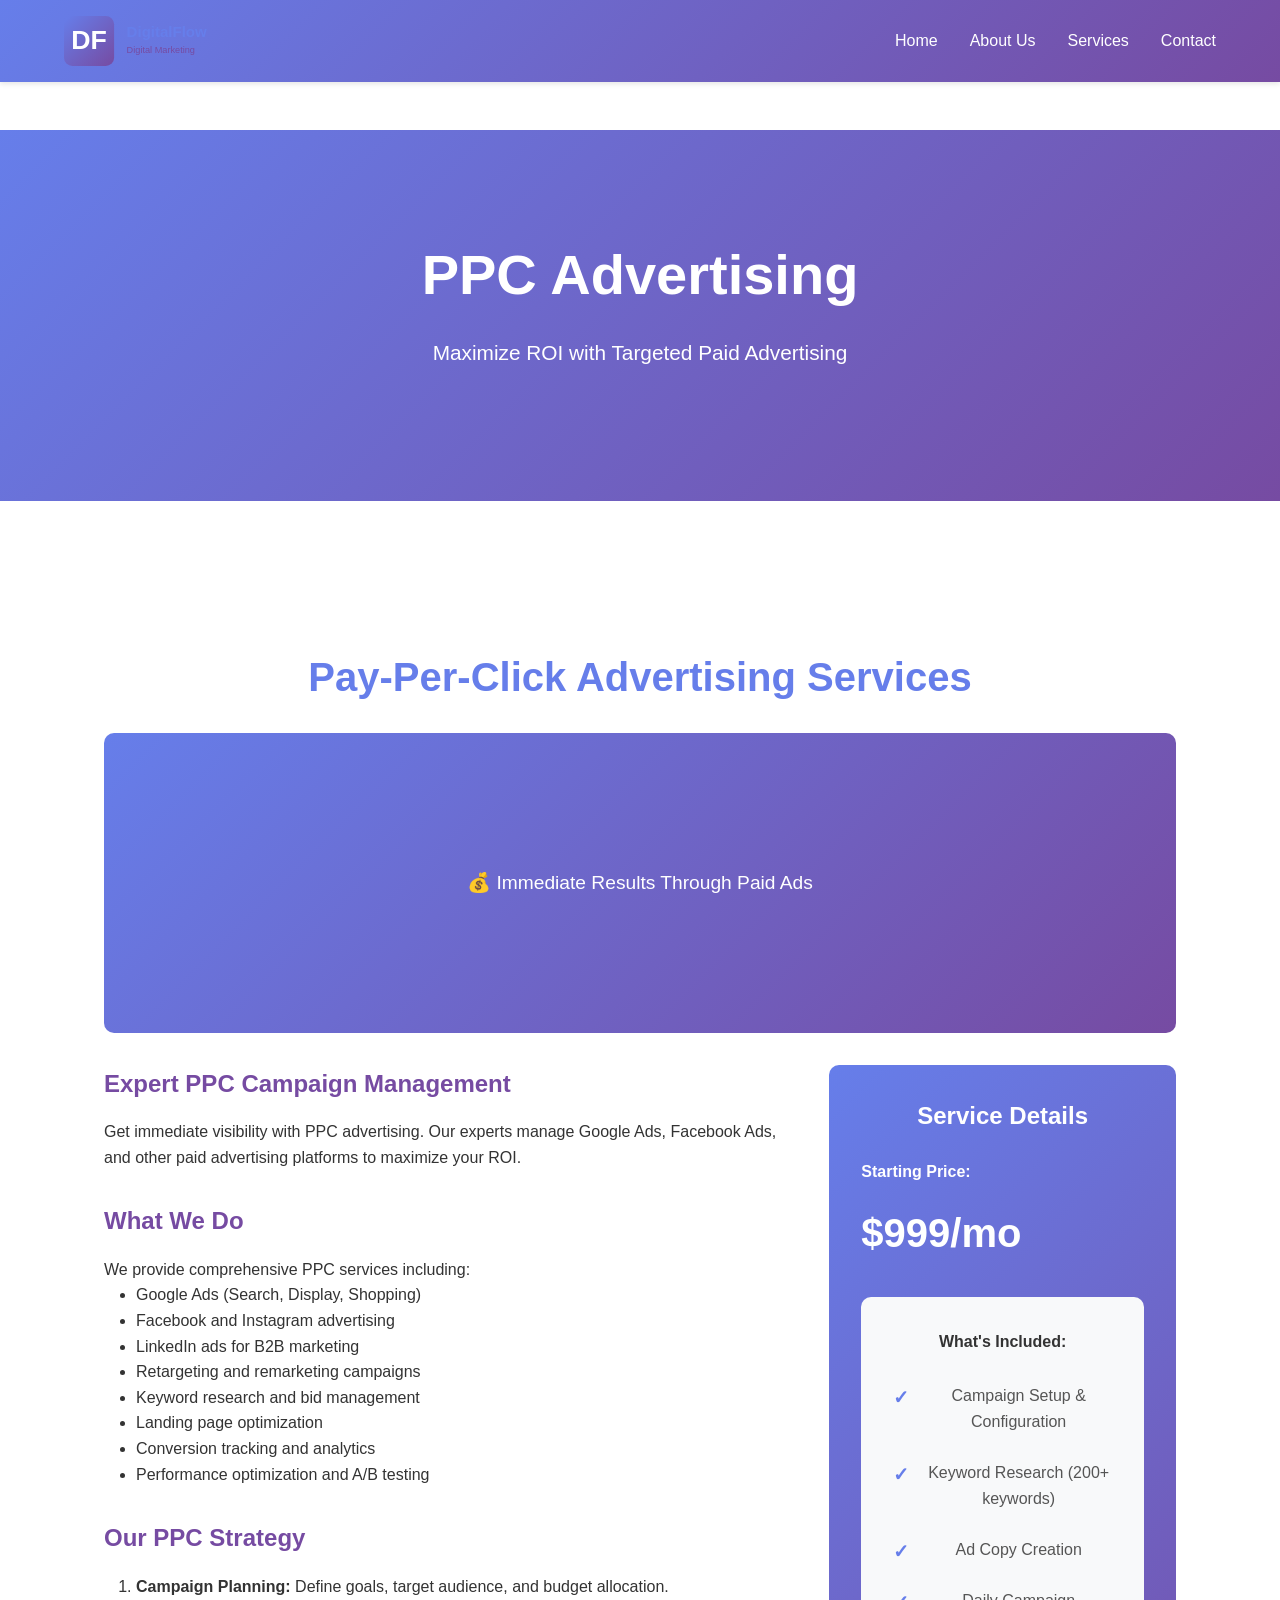
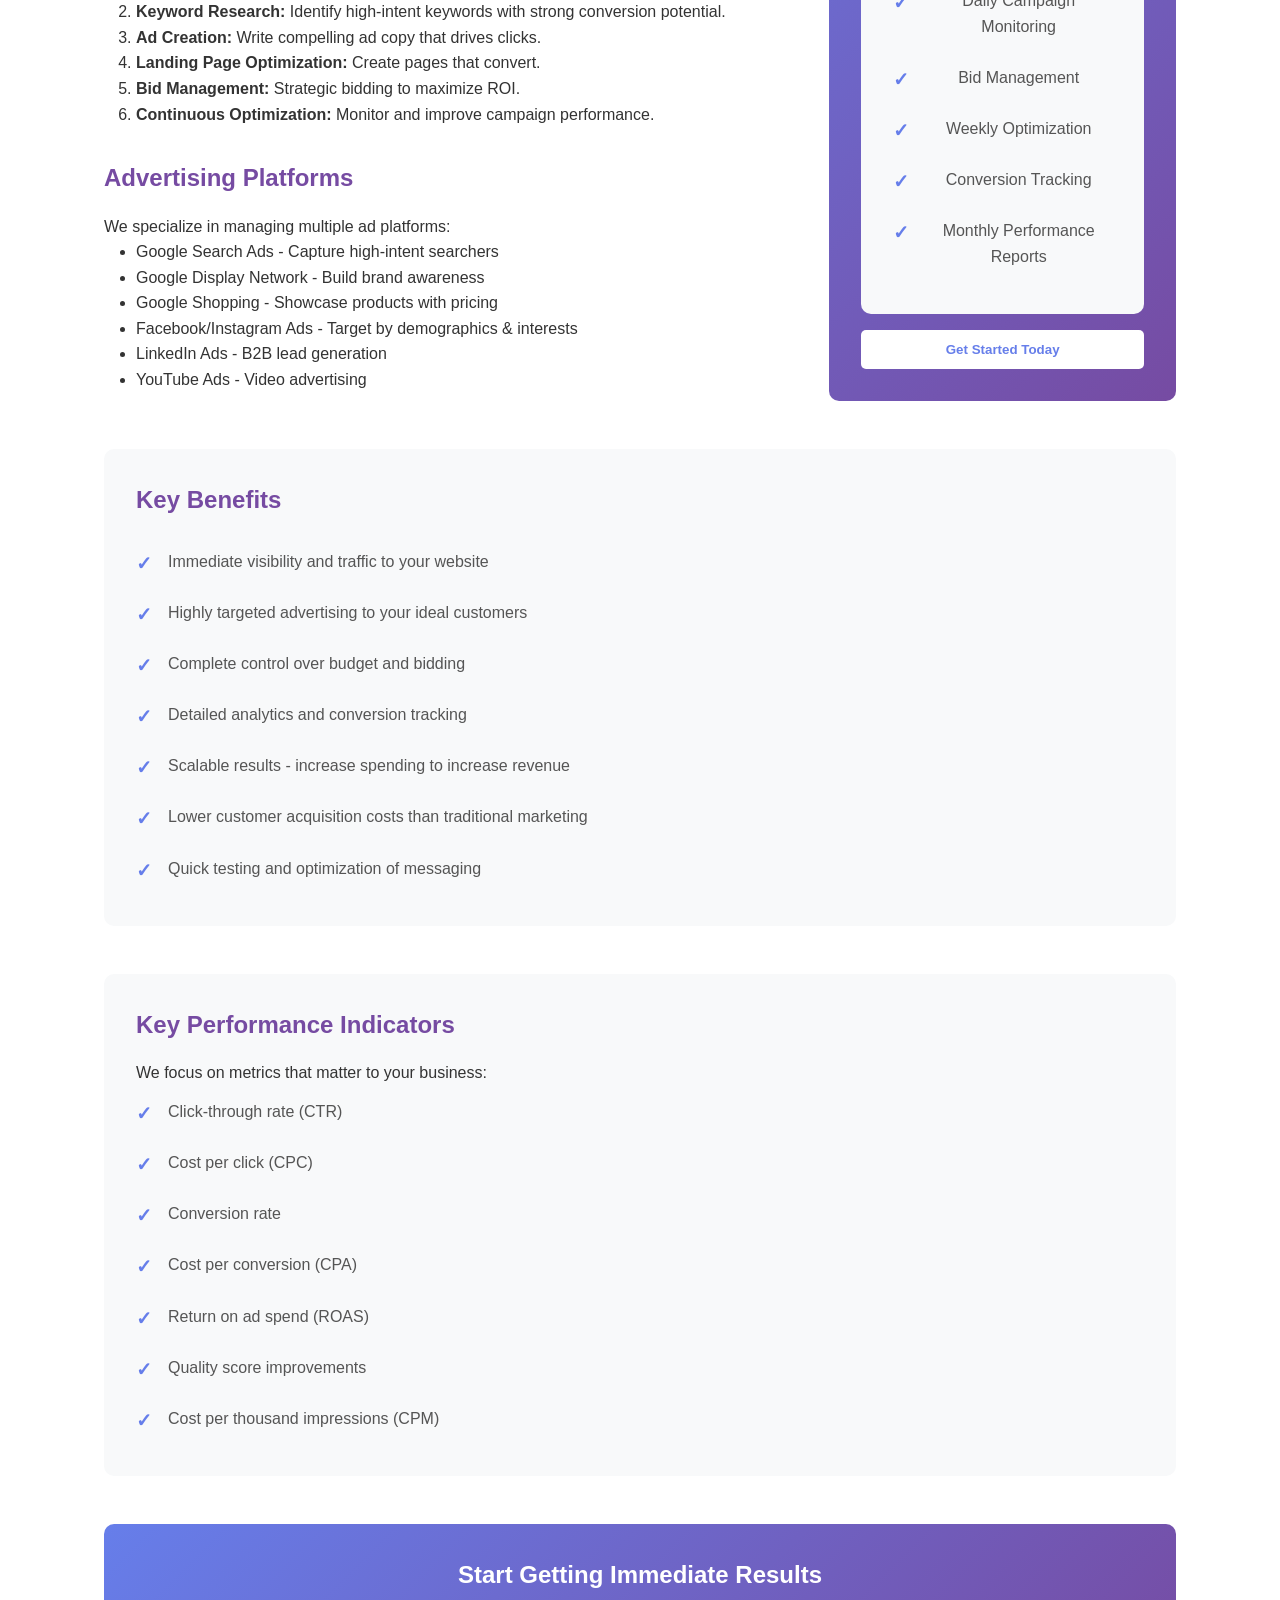
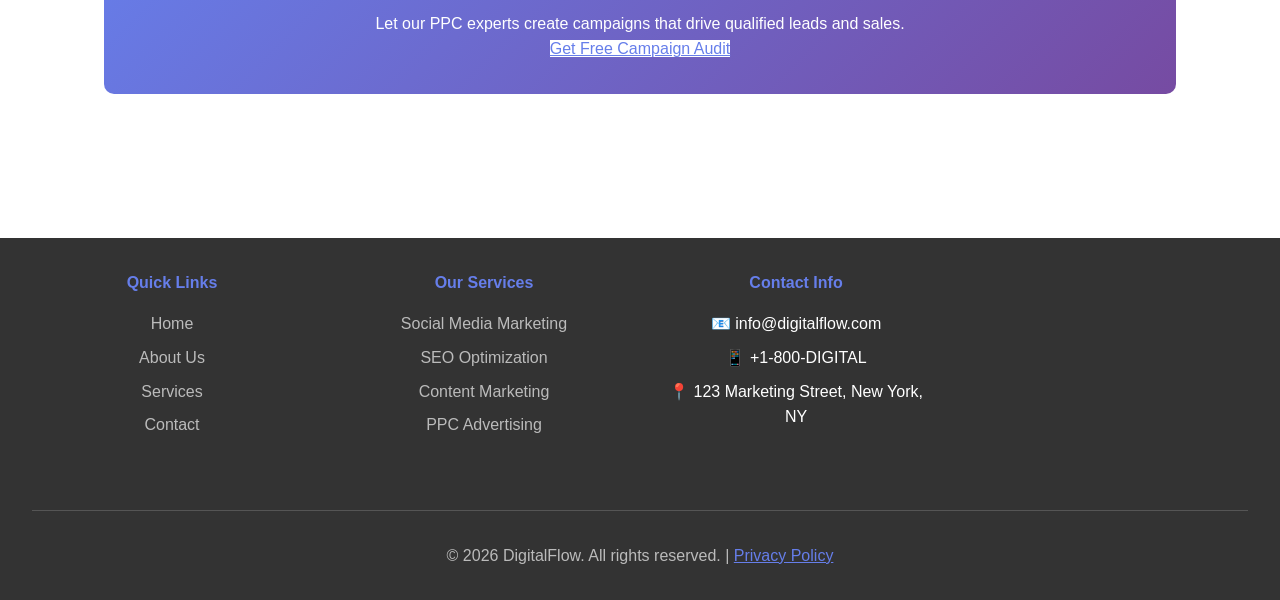
<file: service-ppc.html>
<!DOCTYPE html>
<html lang="en">
<head>
    <meta charset="UTF-8">
    <meta name="viewport" content="width=device-width, initial-scale=1.0">
    <title>PPC Advertising - DigitalFlow</title>
    <link rel="stylesheet" href="style.css">
</head>
<body>
    <!-- Navigation Bar -->
    <nav>
        <div style="display: flex; align-items: center; justify-content: space-between; padding: 0 2rem;">
            <div style="display: flex; align-items: center; gap: 1rem;">
                <img src="assets/images/logo.svg" alt="DigitalFlow Logo" style="height: 50px;">
            </div>
            <ul>
                <li><a href="index.html">Home</a></li>
                <li><a href="about.html">About Us</a></li>
                <li><a href="services.html">Services</a></li>
                <li><a href="contact.html">Contact</a></li>
            </ul>
        </div>
    </nav>

    <!-- Page Hero -->
    <section class="hero" style="min-height: 350px;">
        <h1>PPC Advertising</h1>
        <p>Maximize ROI with Targeted Paid Advertising</p>
    </section>

    <main>
        <div class="service-detail">
            <h2>Pay-Per-Click Advertising Services</h2>
            
            <div style="background: linear-gradient(135deg, #667eea 0%, #764ba2 100%); height: 300px; border-radius: 10px; display: flex; align-items: center; justify-content: center; color: white; font-size: 1.2rem; margin-bottom: 2rem; text-align: center;">
                💰 Immediate Results Through Paid Ads
            </div>

            <div class="service-detail-content">
                <div>
                    <h3>Expert PPC Campaign Management</h3>
                    <p>Get immediate visibility with PPC advertising. Our experts manage Google Ads, Facebook Ads, and other paid advertising platforms to maximize your ROI.</p>

                    <h3 style="margin-top: 2rem;">What We Do</h3>
                    <p>We provide comprehensive PPC services including:</p>
                    <ul style="margin-left: 2rem;">
                        <li>Google Ads (Search, Display, Shopping)</li>
                        <li>Facebook and Instagram advertising</li>
                        <li>LinkedIn ads for B2B marketing</li>
                        <li>Retargeting and remarketing campaigns</li>
                        <li>Keyword research and bid management</li>
                        <li>Landing page optimization</li>
                        <li>Conversion tracking and analytics</li>
                        <li>Performance optimization and A/B testing</li>
                    </ul>

                    <h3 style="margin-top: 2rem;">Our PPC Strategy</h3>
                    <ol style="margin-left: 2rem;">
                        <li><strong>Campaign Planning:</strong> Define goals, target audience, and budget allocation.</li>
                        <li><strong>Keyword Research:</strong> Identify high-intent keywords with strong conversion potential.</li>
                        <li><strong>Ad Creation:</strong> Write compelling ad copy that drives clicks.</li>
                        <li><strong>Landing Page Optimization:</strong> Create pages that convert.</li>
                        <li><strong>Bid Management:</strong> Strategic bidding to maximize ROI.</li>
                        <li><strong>Continuous Optimization:</strong> Monitor and improve campaign performance.</li>
                    </ol>

                    <h3 style="margin-top: 2rem;">Advertising Platforms</h3>
                    <p>We specialize in managing multiple ad platforms:</p>
                    <ul style="margin-left: 2rem;">
                        <li>Google Search Ads - Capture high-intent searchers</li>
                        <li>Google Display Network - Build brand awareness</li>
                        <li>Google Shopping - Showcase products with pricing</li>
                        <li>Facebook/Instagram Ads - Target by demographics & interests</li>
                        <li>LinkedIn Ads - B2B lead generation</li>
                        <li>YouTube Ads - Video advertising</li>
                    </ul>
                </div>

                <div class="pricing-box">
                    <h3>Service Details</h3>
                    <div style="text-align: left; margin: 1.5rem 0;">
                        <p><strong>Starting Price:</strong></p>
                        <div class="price">$999/mo</div>
                    </div>
                    <div class="service-features">
                        <h4 style="color: #333; margin-bottom: 1rem;">What's Included:</h4>
                        <ul style="color: #333;">
                            <li>Campaign Setup & Configuration</li>
                            <li>Keyword Research (200+ keywords)</li>
                            <li>Ad Copy Creation</li>
                            <li>Daily Campaign Monitoring</li>
                            <li>Bid Management</li>
                            <li>Weekly Optimization</li>
                            <li>Conversion Tracking</li>
                            <li>Monthly Performance Reports</li>
                        </ul>
                    </div>
                    <button onclick="location.href='contact.html'">Get Started Today</button>
                </div>
            </div>

            <div class="service-features" style="margin-top: 3rem;">
                <h3>Key Benefits</h3>
                <ul>
                    <li>Immediate visibility and traffic to your website</li>
                    <li>Highly targeted advertising to your ideal customers</li>
                    <li>Complete control over budget and bidding</li>
                    <li>Detailed analytics and conversion tracking</li>
                    <li>Scalable results - increase spending to increase revenue</li>
                    <li>Lower customer acquisition costs than traditional marketing</li>
                    <li>Quick testing and optimization of messaging</li>
                </ul>
            </div>

            <div class="service-features" style="margin-top: 3rem;">
                <h3>Key Performance Indicators</h3>
                <p>We focus on metrics that matter to your business:</p>
                <ul>
                    <li>Click-through rate (CTR)</li>
                    <li>Cost per click (CPC)</li>
                    <li>Conversion rate</li>
                    <li>Cost per conversion (CPA)</li>
                    <li>Return on ad spend (ROAS)</li>
                    <li>Quality score improvements</li>
                    <li>Cost per thousand impressions (CPM)</li>
                </ul>
            </div>

            <div style="background: linear-gradient(135deg, #667eea 0%, #764ba2 100%); color: white; padding: 2rem; border-radius: 10px; text-align: center; margin-top: 3rem;">
                <h3 style="color: white;">Start Getting Immediate Results</h3>
                <p>Let our PPC experts create campaigns that drive qualified leads and sales.</p>
                <a href="contact.html" class="btn" style="background: white; color: #667eea; margin-top: 1rem;">Get Free Campaign Audit</a>
            </div>
        </div>
    </main>

    <!-- Footer -->
    <footer>
        <div class="footer-section">
            <h4>Quick Links</h4>
            <ul>
                <li><a href="index.html">Home</a></li>
                <li><a href="about.html">About Us</a></li>
                <li><a href="services.html">Services</a></li>
                <li><a href="contact.html">Contact</a></li>
            </ul>
        </div>
        <div class="footer-section">
            <h4>Our Services</h4>
            <ul>
                <li><a href="service-social-media.html">Social Media Marketing</a></li>
                <li><a href="service-seo.html">SEO Optimization</a></li>
                <li><a href="service-content.html">Content Marketing</a></li>
                <li><a href="service-ppc.html">PPC Advertising</a></li>
            </ul>
        </div>
        <div class="footer-section">
            <h4>Contact Info</h4>
            <ul>
                <li>📧 info@digitalflow.com</li>
                <li>📱 +1-800-DIGITAL</li>
                <li>📍 123 Marketing Street, New York, NY</li>
            </ul>
        </div>
        <div class="footer-bottom" style="grid-column: 1 / -1;">
            <p>&copy; 2026 DigitalFlow. All rights reserved. | <a href="#privacy" style="color: #667eea;">Privacy Policy</a></p>
        </div>
    </footer>
</body>
</html>
</file>
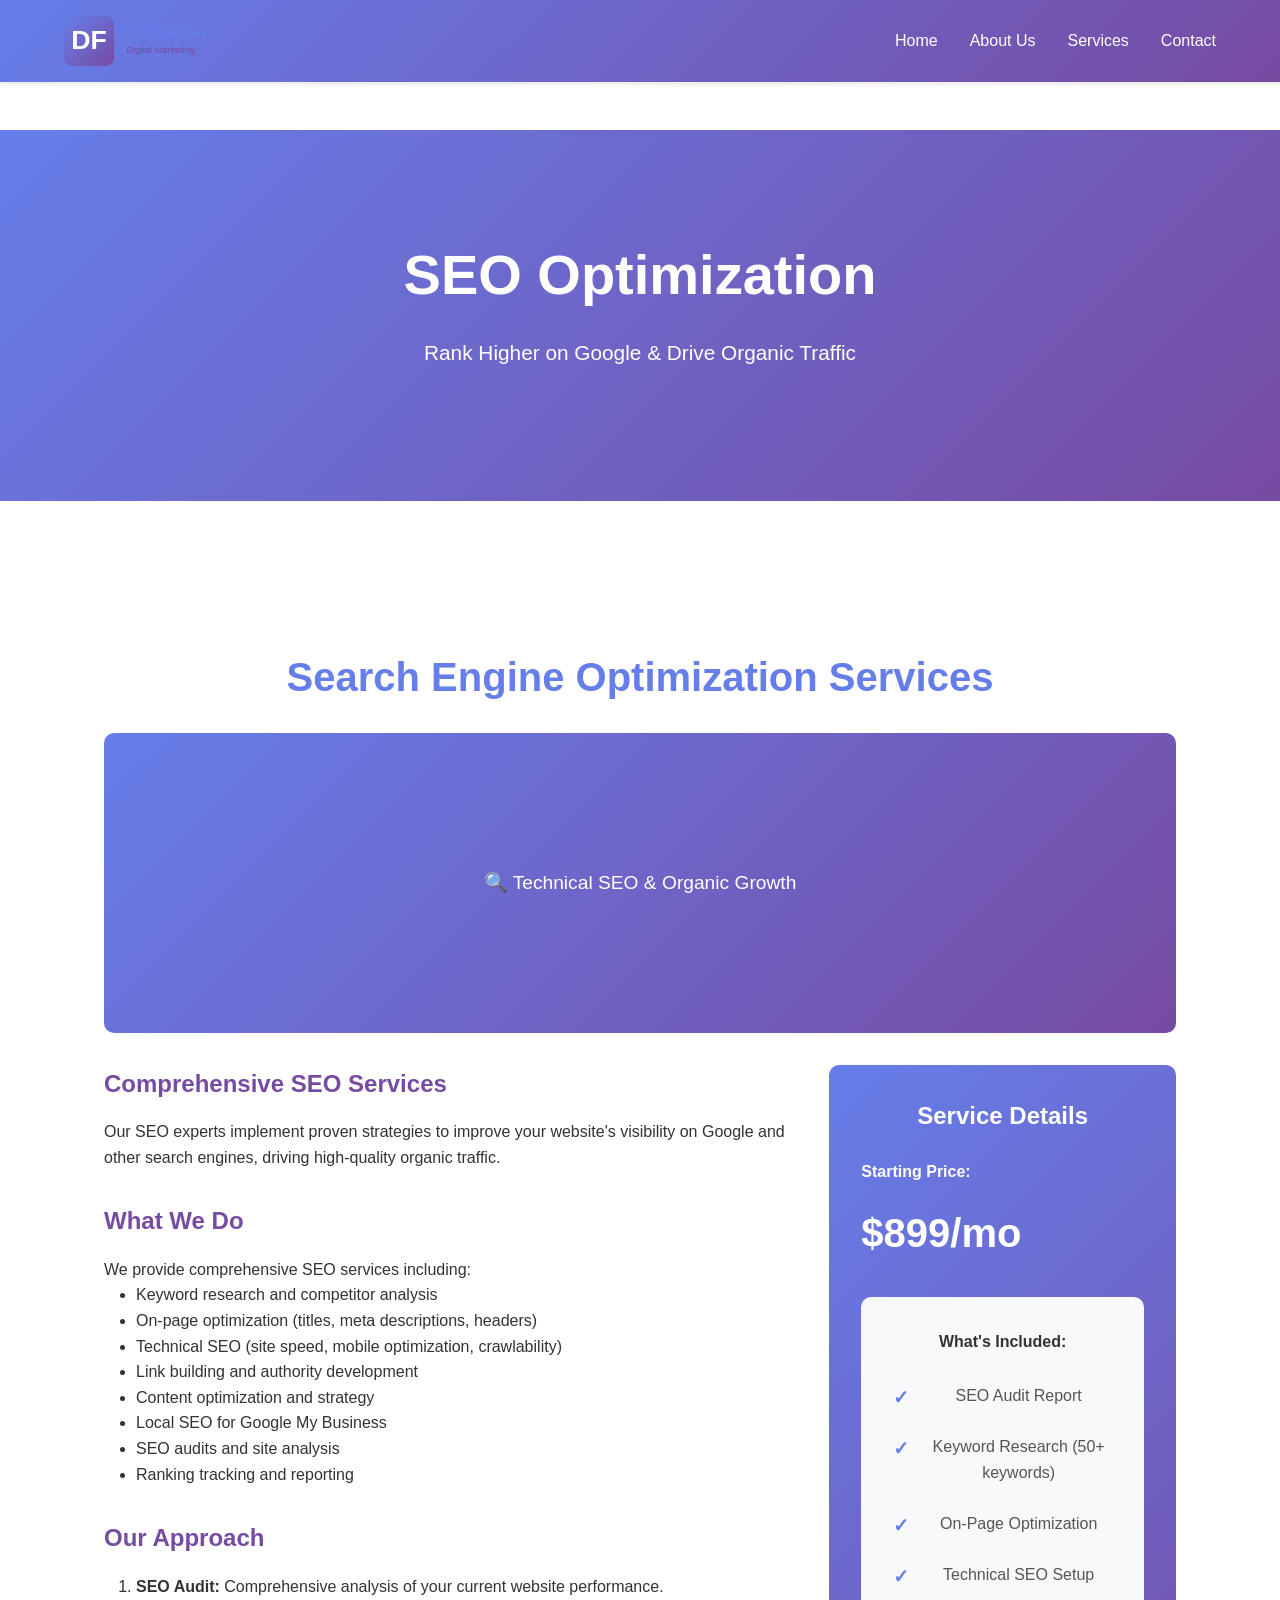
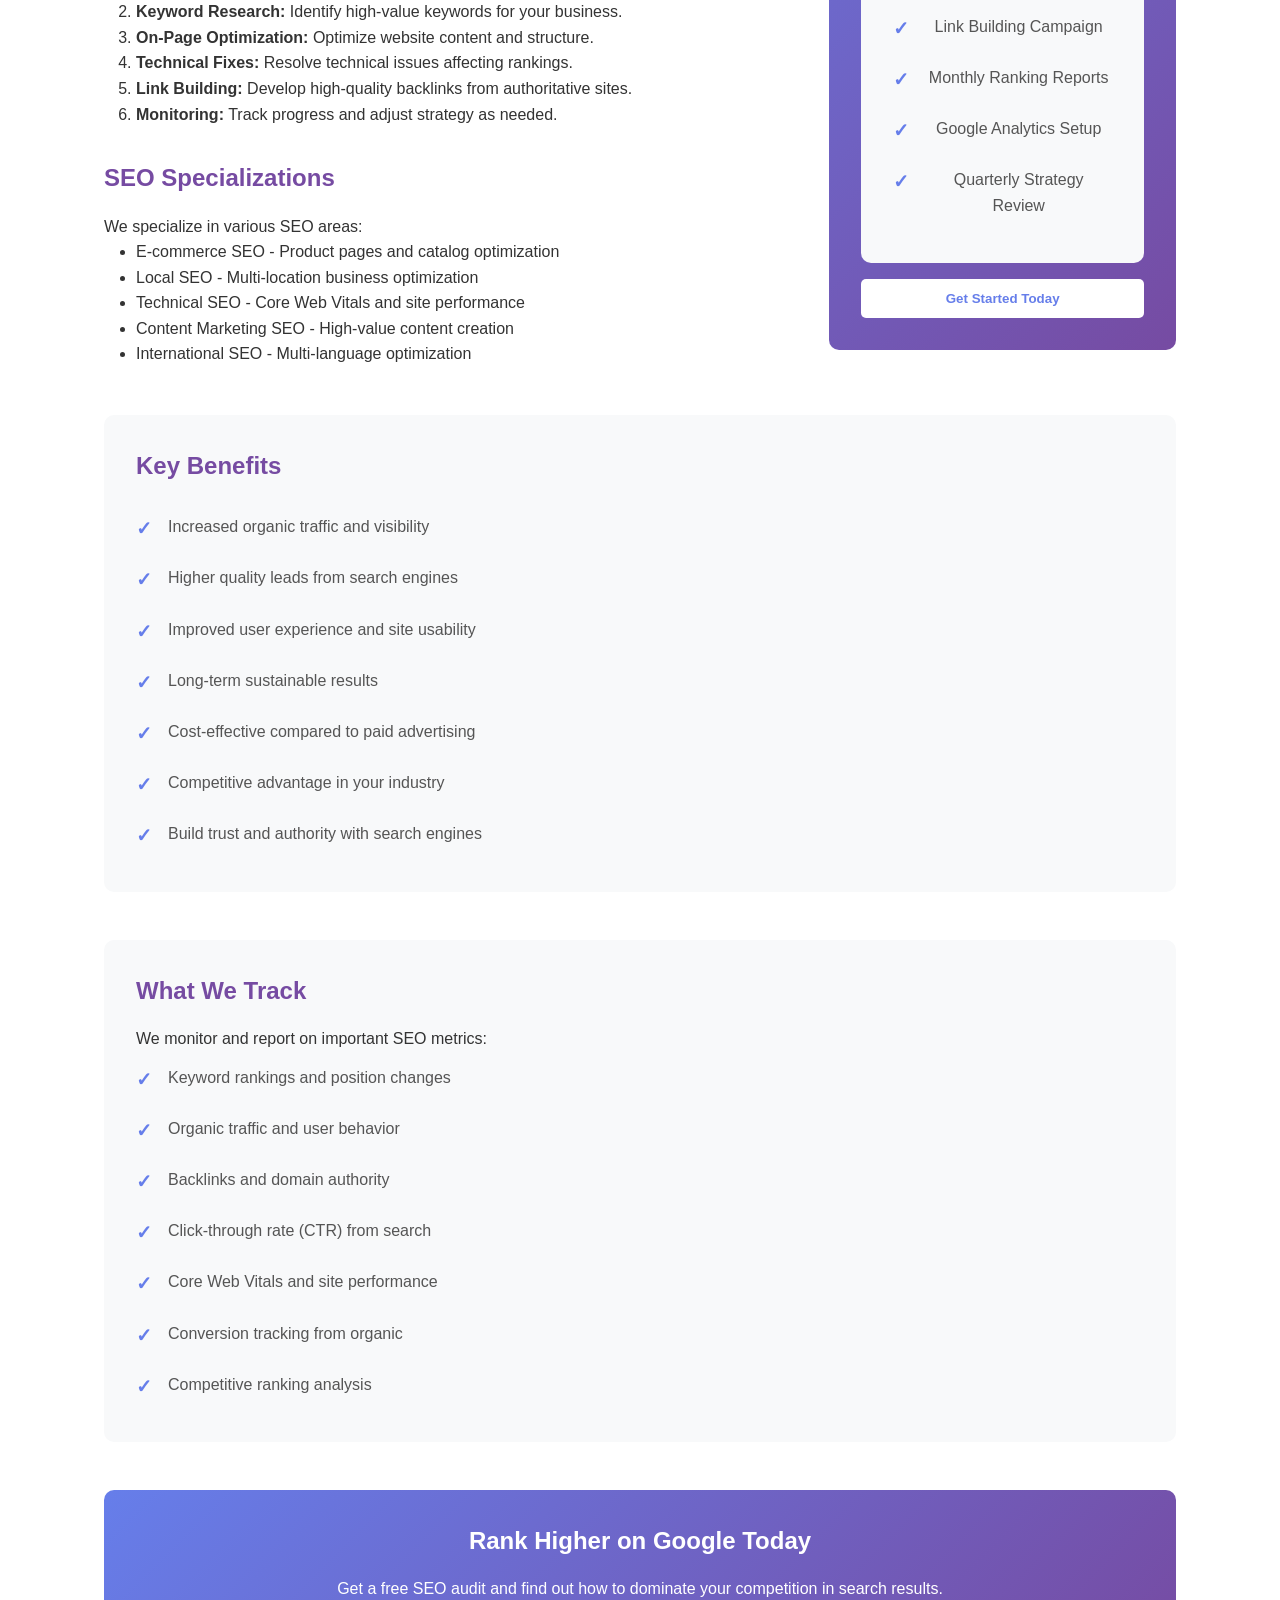
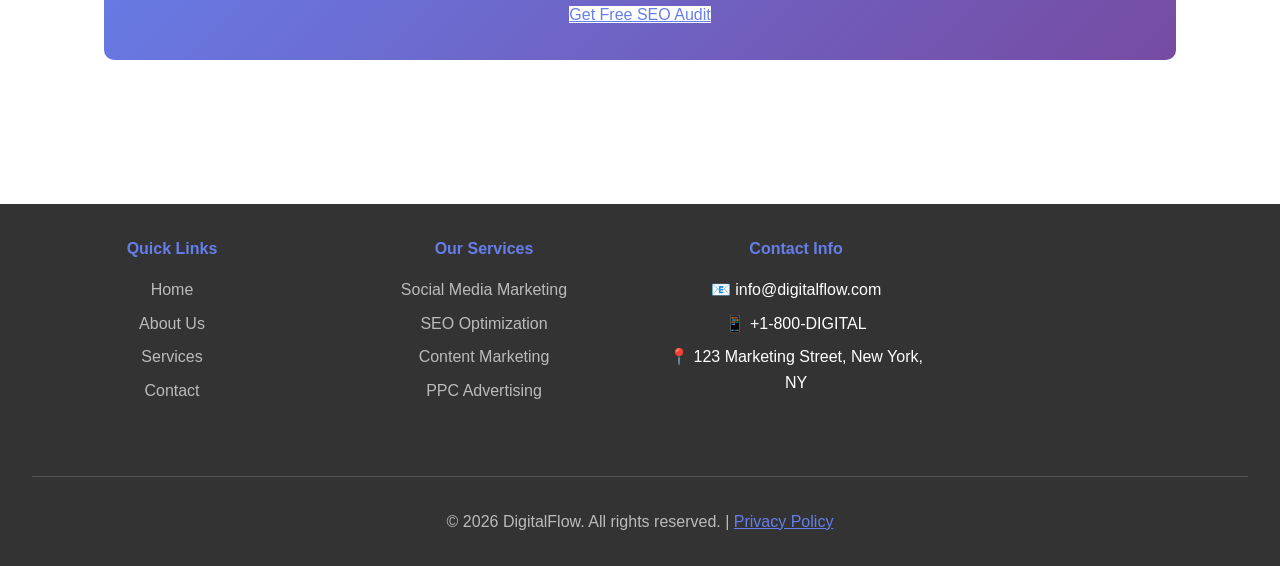
<file: service-seo.html>
<!DOCTYPE html>
<html lang="en">
<head>
    <meta charset="UTF-8">
    <meta name="viewport" content="width=device-width, initial-scale=1.0">
    <title>SEO Optimization - DigitalFlow</title>
    <link rel="stylesheet" href="style.css">
</head>
<body>
    <!-- Navigation Bar -->
    <nav>
        <div style="display: flex; align-items: center; justify-content: space-between; padding: 0 2rem;">
            <div style="display: flex; align-items: center; gap: 1rem;">
                <img src="assets/images/logo.svg" alt="DigitalFlow Logo" style="height: 50px;">
            </div>
            <ul>
                <li><a href="index.html">Home</a></li>
                <li><a href="about.html">About Us</a></li>
                <li><a href="services.html">Services</a></li>
                <li><a href="contact.html">Contact</a></li>
            </ul>
        </div>
    </nav>

    <!-- Page Hero -->
    <section class="hero" style="min-height: 350px;">
        <h1>SEO Optimization</h1>
        <p>Rank Higher on Google & Drive Organic Traffic</p>
    </section>

    <main>
        <div class="service-detail">
            <h2>Search Engine Optimization Services</h2>
            
            <div style="background: linear-gradient(135deg, #667eea 0%, #764ba2 100%); height: 300px; border-radius: 10px; display: flex; align-items: center; justify-content: center; color: white; font-size: 1.2rem; margin-bottom: 2rem; text-align: center;">
                🔍 Technical SEO & Organic Growth
            </div>

            <div class="service-detail-content">
                <div>
                    <h3>Comprehensive SEO Services</h3>
                    <p>Our SEO experts implement proven strategies to improve your website's visibility on Google and other search engines, driving high-quality organic traffic.</p>

                    <h3 style="margin-top: 2rem;">What We Do</h3>
                    <p>We provide comprehensive SEO services including:</p>
                    <ul style="margin-left: 2rem;">
                        <li>Keyword research and competitor analysis</li>
                        <li>On-page optimization (titles, meta descriptions, headers)</li>
                        <li>Technical SEO (site speed, mobile optimization, crawlability)</li>
                        <li>Link building and authority development</li>
                        <li>Content optimization and strategy</li>
                        <li>Local SEO for Google My Business</li>
                        <li>SEO audits and site analysis</li>
                        <li>Ranking tracking and reporting</li>
                    </ul>

                    <h3 style="margin-top: 2rem;">Our Approach</h3>
                    <ol style="margin-left: 2rem;">
                        <li><strong>SEO Audit:</strong> Comprehensive analysis of your current website performance.</li>
                        <li><strong>Keyword Research:</strong> Identify high-value keywords for your business.</li>
                        <li><strong>On-Page Optimization:</strong> Optimize website content and structure.</li>
                        <li><strong>Technical Fixes:</strong> Resolve technical issues affecting rankings.</li>
                        <li><strong>Link Building:</strong> Develop high-quality backlinks from authoritative sites.</li>
                        <li><strong>Monitoring:</strong> Track progress and adjust strategy as needed.</li>
                    </ol>

                    <h3 style="margin-top: 2rem;">SEO Specializations</h3>
                    <p>We specialize in various SEO areas:</p>
                    <ul style="margin-left: 2rem;">
                        <li>E-commerce SEO - Product pages and catalog optimization</li>
                        <li>Local SEO - Multi-location business optimization</li>
                        <li>Technical SEO - Core Web Vitals and site performance</li>
                        <li>Content Marketing SEO - High-value content creation</li>
                        <li>International SEO - Multi-language optimization</li>
                    </ul>
                </div>

                <div class="pricing-box">
                    <h3>Service Details</h3>
                    <div style="text-align: left; margin: 1.5rem 0;">
                        <p><strong>Starting Price:</strong></p>
                        <div class="price">$899/mo</div>
                    </div>
                    <div class="service-features">
                        <h4 style="color: #333; margin-bottom: 1rem;">What's Included:</h4>
                        <ul style="color: #333;">
                            <li>SEO Audit Report</li>
                            <li>Keyword Research (50+ keywords)</li>
                            <li>On-Page Optimization</li>
                            <li>Technical SEO Setup</li>
                            <li>Link Building Campaign</li>
                            <li>Monthly Ranking Reports</li>
                            <li>Google Analytics Setup</li>
                            <li>Quarterly Strategy Review</li>
                        </ul>
                    </div>
                    <button onclick="location.href='contact.html'">Get Started Today</button>
                </div>
            </div>

            <div class="service-features" style="margin-top: 3rem;">
                <h3>Key Benefits</h3>
                <ul>
                    <li>Increased organic traffic and visibility</li>
                    <li>Higher quality leads from search engines</li>
                    <li>Improved user experience and site usability</li>
                    <li>Long-term sustainable results</li>
                    <li>Cost-effective compared to paid advertising</li>
                    <li>Competitive advantage in your industry</li>
                    <li>Build trust and authority with search engines</li>
                </ul>
            </div>

            <div class="service-features" style="margin-top: 3rem;">
                <h3>What We Track</h3>
                <p>We monitor and report on important SEO metrics:</p>
                <ul>
                    <li>Keyword rankings and position changes</li>
                    <li>Organic traffic and user behavior</li>
                    <li>Backlinks and domain authority</li>
                    <li>Click-through rate (CTR) from search</li>
                    <li>Core Web Vitals and site performance</li>
                    <li>Conversion tracking from organic</li>
                    <li>Competitive ranking analysis</li>
                </ul>
            </div>

            <div style="background: linear-gradient(135deg, #667eea 0%, #764ba2 100%); color: white; padding: 2rem; border-radius: 10px; text-align: center; margin-top: 3rem;">
                <h3 style="color: white;">Rank Higher on Google Today</h3>
                <p>Get a free SEO audit and find out how to dominate your competition in search results.</p>
                <a href="contact.html" class="btn" style="background: white; color: #667eea; margin-top: 1rem;">Get Free SEO Audit</a>
            </div>
        </div>
    </main>

    <!-- Footer -->
    <footer>
        <div class="footer-section">
            <h4>Quick Links</h4>
            <ul>
                <li><a href="index.html">Home</a></li>
                <li><a href="about.html">About Us</a></li>
                <li><a href="services.html">Services</a></li>
                <li><a href="contact.html">Contact</a></li>
            </ul>
        </div>
        <div class="footer-section">
            <h4>Our Services</h4>
            <ul>
                <li><a href="service-social-media.html">Social Media Marketing</a></li>
                <li><a href="service-seo.html">SEO Optimization</a></li>
                <li><a href="service-content.html">Content Marketing</a></li>
                <li><a href="service-ppc.html">PPC Advertising</a></li>
            </ul>
        </div>
        <div class="footer-section">
            <h4>Contact Info</h4>
            <ul>
                <li>📧 info@digitalflow.com</li>
                <li>📱 +1-800-DIGITAL</li>
                <li>📍 123 Marketing Street, New York, NY</li>
            </ul>
        </div>
        <div class="footer-bottom" style="grid-column: 1 / -1;">
            <p>&copy; 2026 DigitalFlow. All rights reserved. | <a href="#privacy" style="color: #667eea;">Privacy Policy</a></p>
        </div>
    </footer>
</body>
</html>
</file>
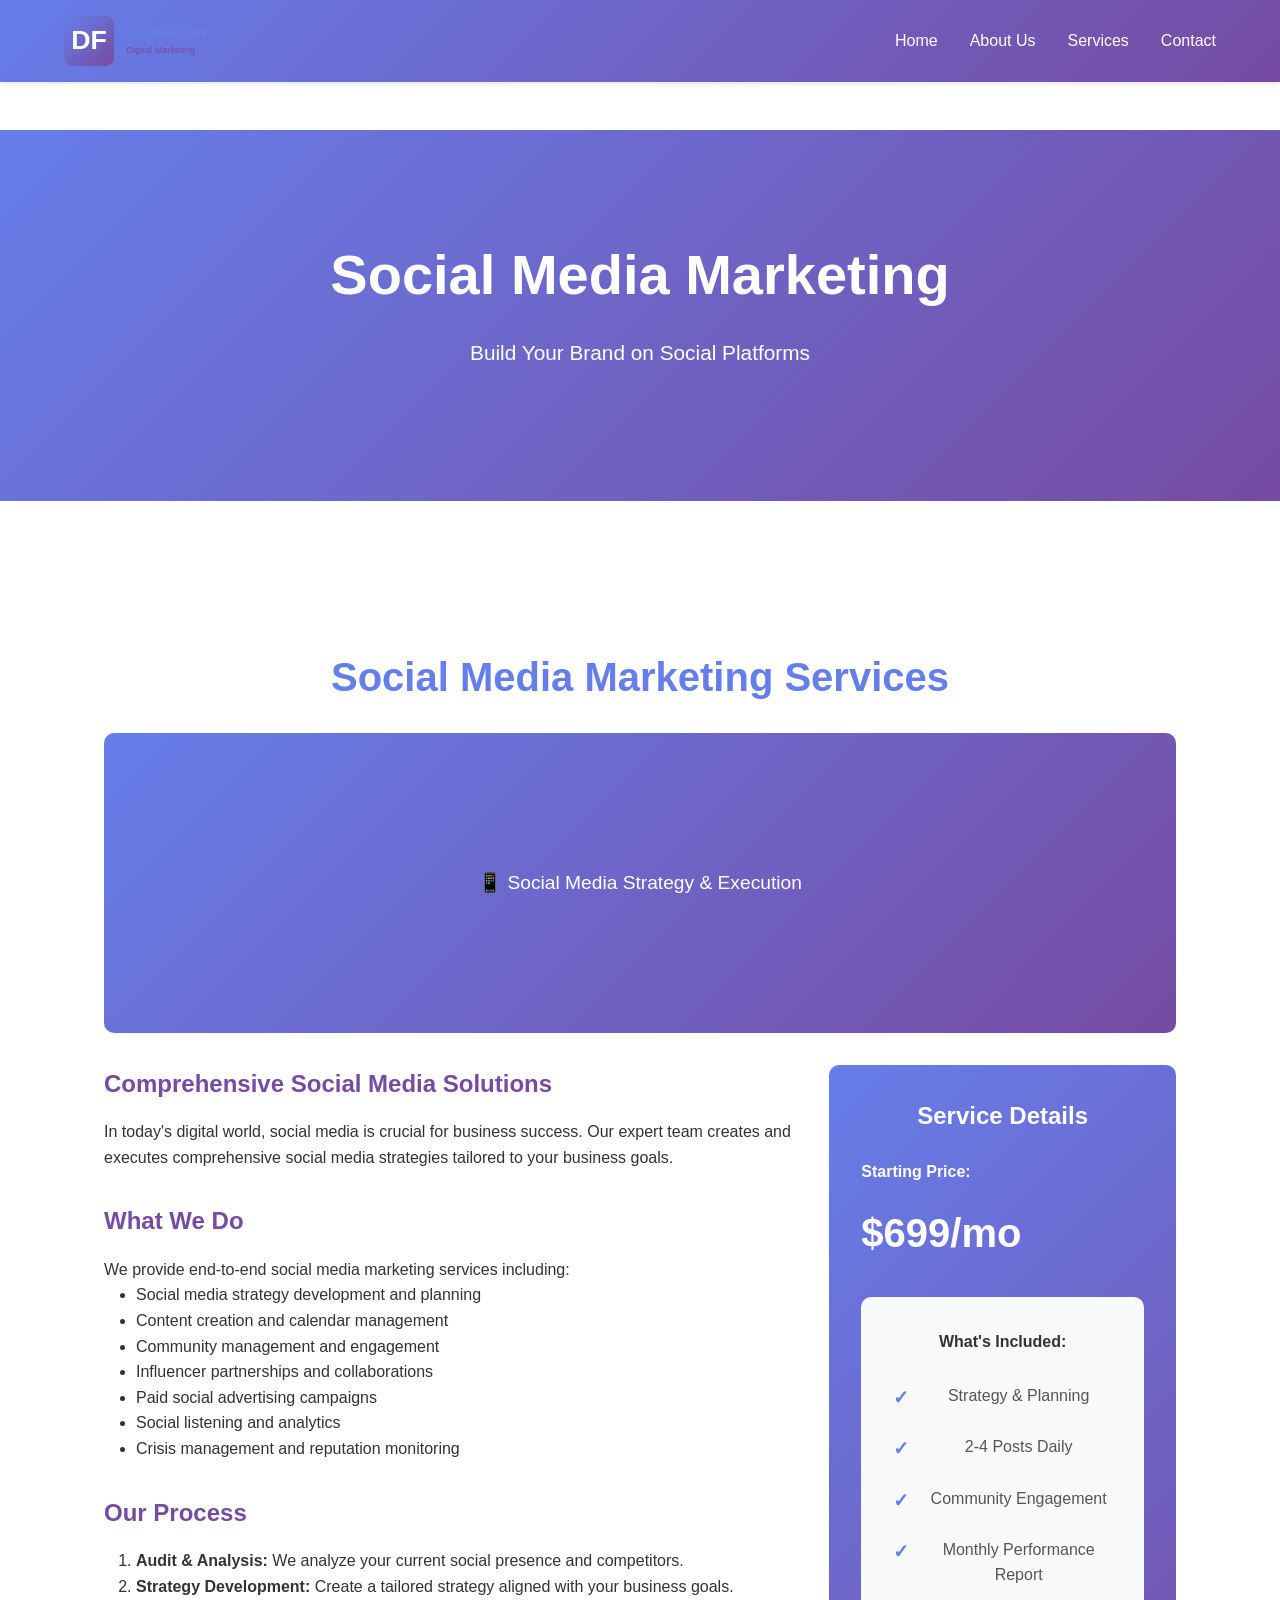
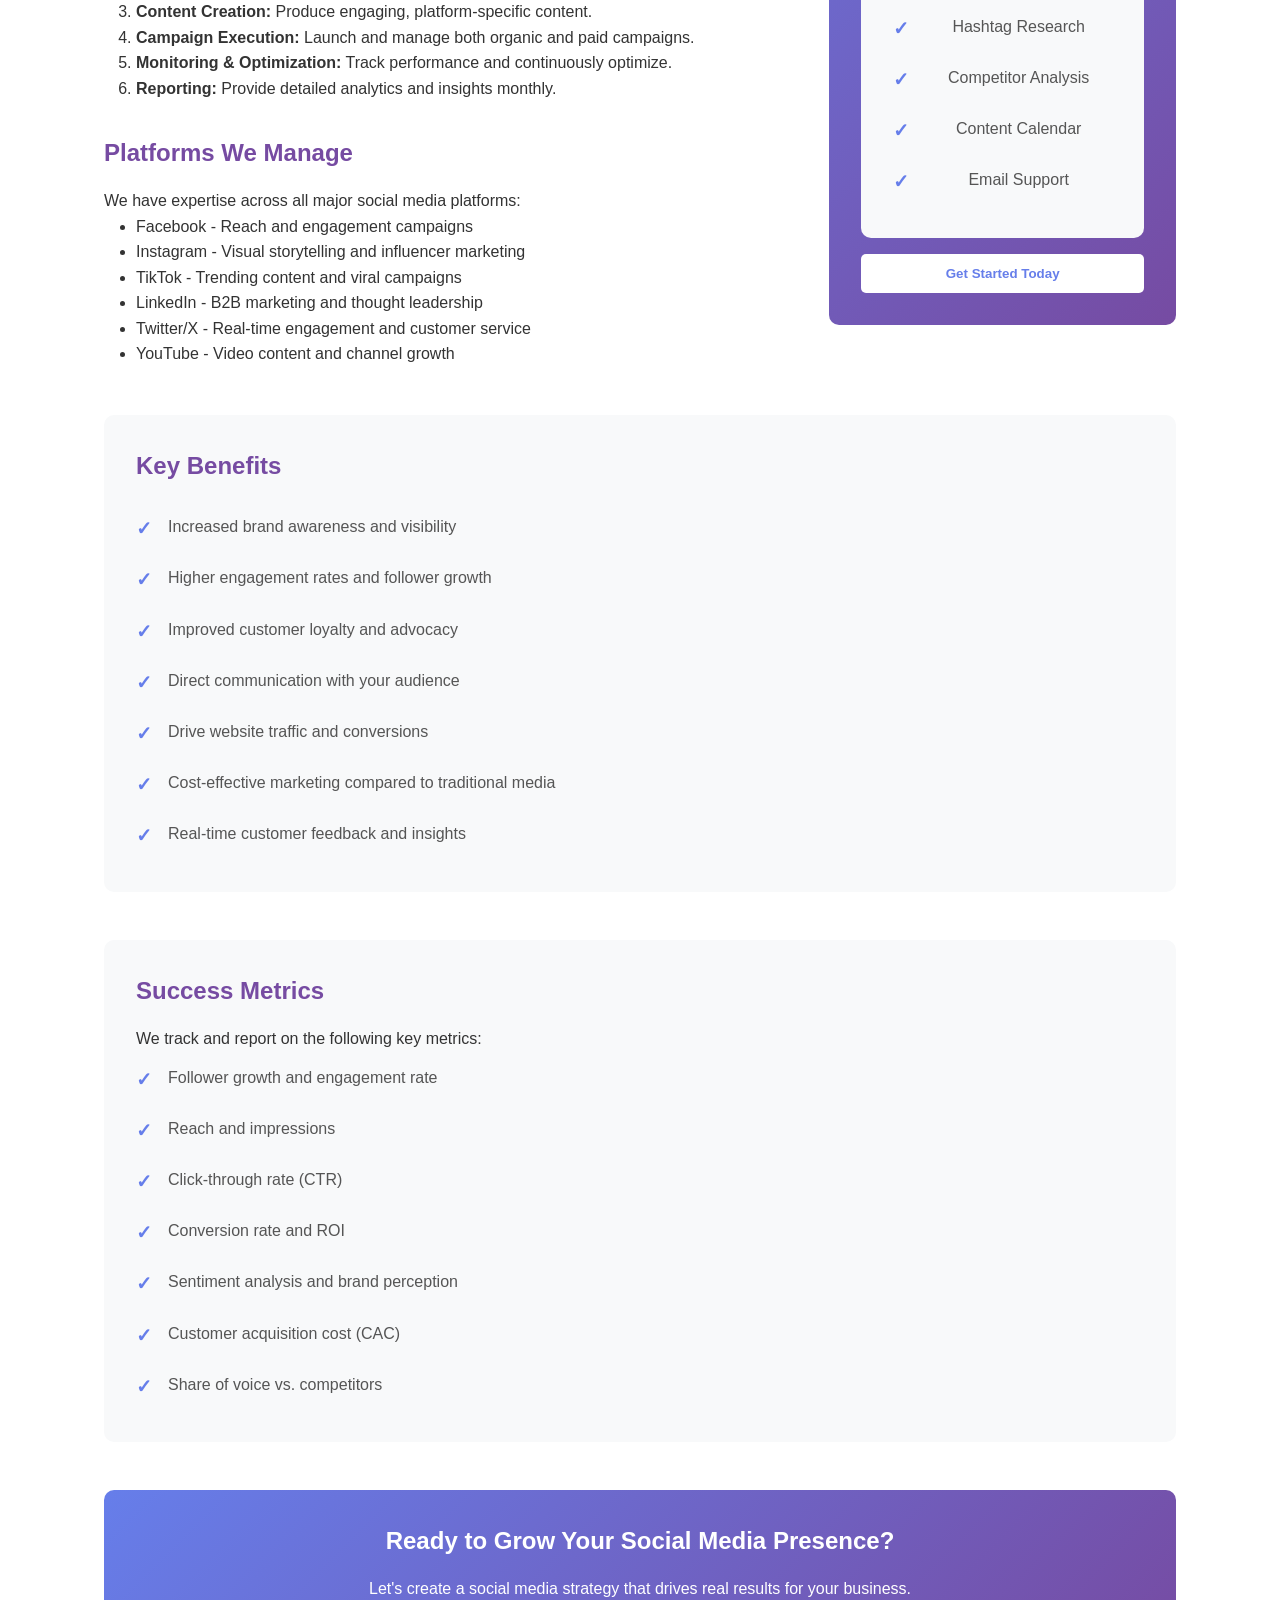
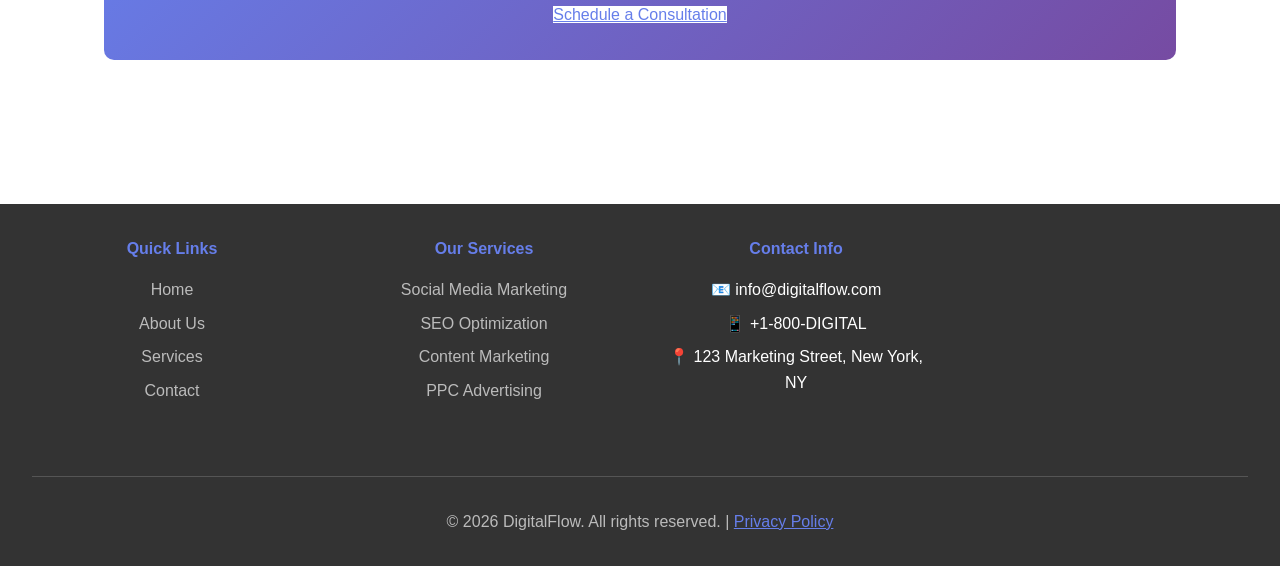
<file: service-social-media.html>
<!DOCTYPE html>
<html lang="en">
<head>
    <meta charset="UTF-8">
    <meta name="viewport" content="width=device-width, initial-scale=1.0">
    <title>Social Media Marketing - DigitalFlow</title>
    <link rel="stylesheet" href="style.css">
</head>
<body>
    <!-- Navigation Bar -->
    <nav>
        <div style="display: flex; align-items: center; justify-content: space-between; padding: 0 2rem;">
            <div style="display: flex; align-items: center; gap: 1rem;">
                <img src="assets/images/logo.svg" alt="DigitalFlow Logo" style="height: 50px;">
            </div>
            <ul>
                <li><a href="index.html">Home</a></li>
                <li><a href="about.html">About Us</a></li>
                <li><a href="services.html">Services</a></li>
                <li><a href="contact.html">Contact</a></li>
            </ul>
        </div>
    </nav>

    <!-- Page Hero -->
    <section class="hero" style="min-height: 350px;">
        <h1>Social Media Marketing</h1>
        <p>Build Your Brand on Social Platforms</p>
    </section>

    <main>
        <div class="service-detail">
            <h2>Social Media Marketing Services</h2>
            
            <div style="background: linear-gradient(135deg, #667eea 0%, #764ba2 100%); height: 300px; border-radius: 10px; display: flex; align-items: center; justify-content: center; color: white; font-size: 1.2rem; margin-bottom: 2rem; text-align: center;">
                📱 Social Media Strategy & Execution
            </div>

            <div class="service-detail-content">
                <div>
                    <h3>Comprehensive Social Media Solutions</h3>
                    <p>In today's digital world, social media is crucial for business success. Our expert team creates and executes comprehensive social media strategies tailored to your business goals.</p>

                    <h3 style="margin-top: 2rem;">What We Do</h3>
                    <p>We provide end-to-end social media marketing services including:</p>
                    <ul style="margin-left: 2rem;">
                        <li>Social media strategy development and planning</li>
                        <li>Content creation and calendar management</li>
                        <li>Community management and engagement</li>
                        <li>Influencer partnerships and collaborations</li>
                        <li>Paid social advertising campaigns</li>
                        <li>Social listening and analytics</li>
                        <li>Crisis management and reputation monitoring</li>
                    </ul>

                    <h3 style="margin-top: 2rem;">Our Process</h3>
                    <ol style="margin-left: 2rem;">
                        <li><strong>Audit & Analysis:</strong> We analyze your current social presence and competitors.</li>
                        <li><strong>Strategy Development:</strong> Create a tailored strategy aligned with your business goals.</li>
                        <li><strong>Content Creation:</strong> Produce engaging, platform-specific content.</li>
                        <li><strong>Campaign Execution:</strong> Launch and manage both organic and paid campaigns.</li>
                        <li><strong>Monitoring & Optimization:</strong> Track performance and continuously optimize.</li>
                        <li><strong>Reporting:</strong> Provide detailed analytics and insights monthly.</li>
                    </ol>

                    <h3 style="margin-top: 2rem;">Platforms We Manage</h3>
                    <p>We have expertise across all major social media platforms:</p>
                    <ul style="margin-left: 2rem;">
                        <li>Facebook - Reach and engagement campaigns</li>
                        <li>Instagram - Visual storytelling and influencer marketing</li>
                        <li>TikTok - Trending content and viral campaigns</li>
                        <li>LinkedIn - B2B marketing and thought leadership</li>
                        <li>Twitter/X - Real-time engagement and customer service</li>
                        <li>YouTube - Video content and channel growth</li>
                    </ul>
                </div>

                <div class="pricing-box">
                    <h3>Service Details</h3>
                    <div style="text-align: left; margin: 1.5rem 0;">
                        <p><strong>Starting Price:</strong></p>
                        <div class="price">$699/mo</div>
                    </div>
                    <div class="service-features">
                        <h4 style="color: #333; margin-bottom: 1rem;">What's Included:</h4>
                        <ul style="color: #333;">
                            <li>Strategy & Planning</li>
                            <li>2-4 Posts Daily</li>
                            <li>Community Engagement</li>
                            <li>Monthly Performance Report</li>
                            <li>Hashtag Research</li>
                            <li>Competitor Analysis</li>
                            <li>Content Calendar</li>
                            <li>Email Support</li>
                        </ul>
                    </div>
                    <button onclick="location.href='contact.html'">Get Started Today</button>
                </div>
            </div>

            <div class="service-features" style="margin-top: 3rem;">
                <h3>Key Benefits</h3>
                <ul>
                    <li>Increased brand awareness and visibility</li>
                    <li>Higher engagement rates and follower growth</li>
                    <li>Improved customer loyalty and advocacy</li>
                    <li>Direct communication with your audience</li>
                    <li>Drive website traffic and conversions</li>
                    <li>Cost-effective marketing compared to traditional media</li>
                    <li>Real-time customer feedback and insights</li>
                </ul>
            </div>

            <div class="service-features" style="margin-top: 3rem;">
                <h3>Success Metrics</h3>
                <p>We track and report on the following key metrics:</p>
                <ul>
                    <li>Follower growth and engagement rate</li>
                    <li>Reach and impressions</li>
                    <li>Click-through rate (CTR)</li>
                    <li>Conversion rate and ROI</li>
                    <li>Sentiment analysis and brand perception</li>
                    <li>Customer acquisition cost (CAC)</li>
                    <li>Share of voice vs. competitors</li>
                </ul>
            </div>

            <div style="background: linear-gradient(135deg, #667eea 0%, #764ba2 100%); color: white; padding: 2rem; border-radius: 10px; text-align: center; margin-top: 3rem;">
                <h3 style="color: white;">Ready to Grow Your Social Media Presence?</h3>
                <p>Let's create a social media strategy that drives real results for your business.</p>
                <a href="contact.html" class="btn" style="background: white; color: #667eea; margin-top: 1rem;">Schedule a Consultation</a>
            </div>
        </div>
    </main>

    <!-- Footer -->
    <footer>
        <div class="footer-section">
            <h4>Quick Links</h4>
            <ul>
                <li><a href="index.html">Home</a></li>
                <li><a href="about.html">About Us</a></li>
                <li><a href="services.html">Services</a></li>
                <li><a href="contact.html">Contact</a></li>
            </ul>
        </div>
        <div class="footer-section">
            <h4>Our Services</h4>
            <ul>
                <li><a href="service-social-media.html">Social Media Marketing</a></li>
                <li><a href="service-seo.html">SEO Optimization</a></li>
                <li><a href="service-content.html">Content Marketing</a></li>
                <li><a href="service-ppc.html">PPC Advertising</a></li>
            </ul>
        </div>
        <div class="footer-section">
            <h4>Contact Info</h4>
            <ul>
                <li>📧 info@digitalflow.com</li>
                <li>📱 +1-800-DIGITAL</li>
                <li>📍 123 Marketing Street, New York, NY</li>
            </ul>
        </div>
        <div class="footer-bottom" style="grid-column: 1 / -1;">
            <p>&copy; 2026 DigitalFlow. All rights reserved. | <a href="#privacy" style="color: #667eea;">Privacy Policy</a></p>
        </div>
    </footer>
</body>
</html>
</file>
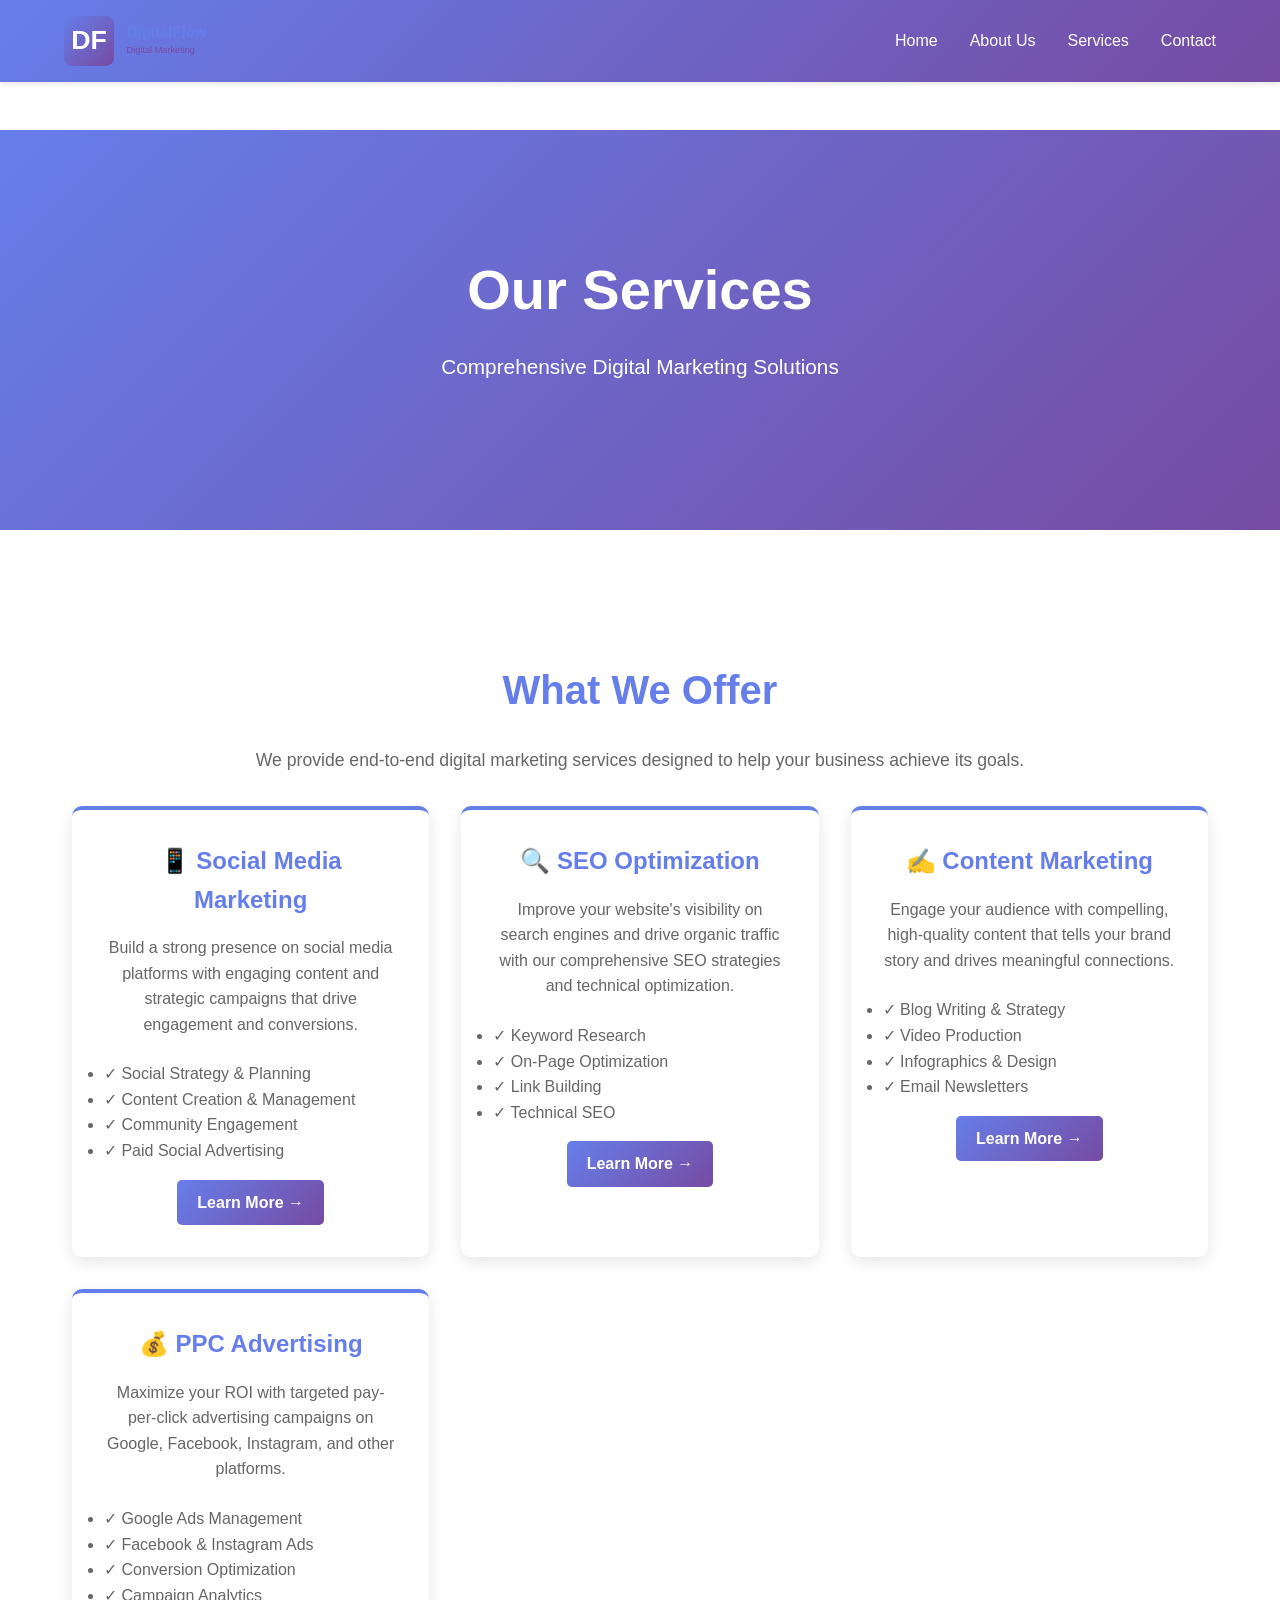
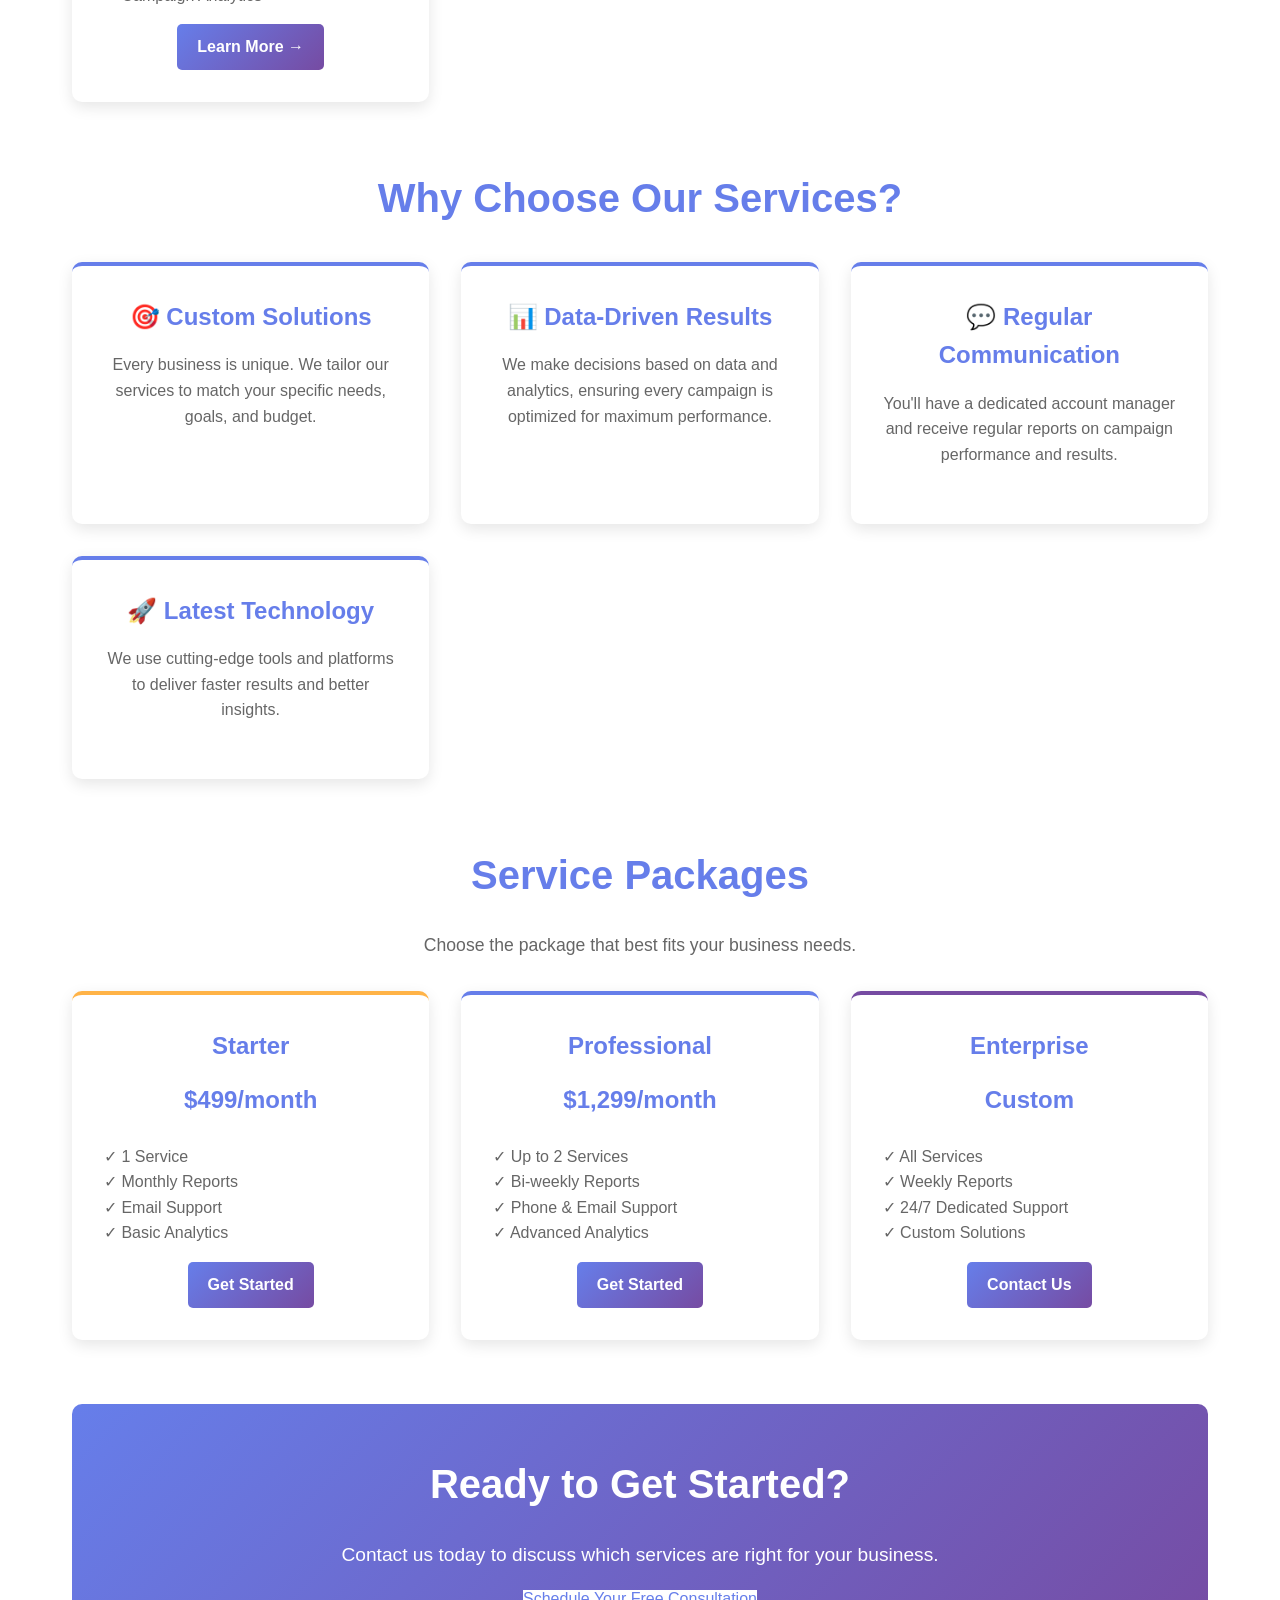
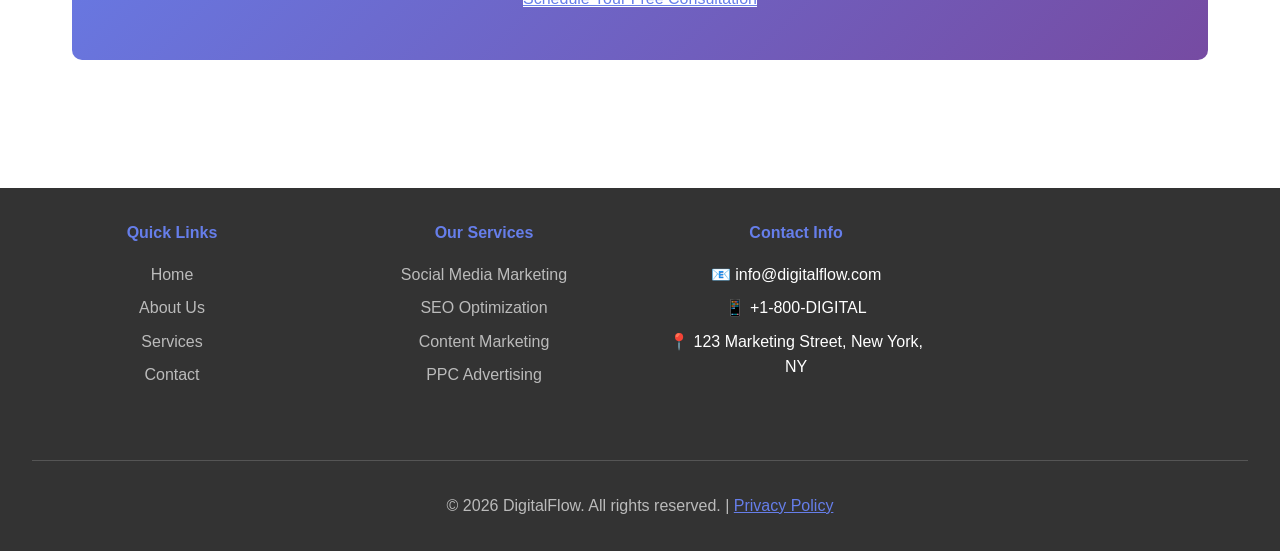
<file: services.html>
<!DOCTYPE html>
<html lang="en">
<head>
    <meta charset="UTF-8">
    <meta name="viewport" content="width=device-width, initial-scale=1.0">
    <title>Services - DigitalFlow</title>
    <link rel="stylesheet" href="style.css">
</head>
<body>
    <!-- Navigation Bar -->
    <nav>
        <div style="display: flex; align-items: center; justify-content: space-between; padding: 0 2rem;">
            <div style="display: flex; align-items: center; gap: 1rem;">
                <img src="assets/images/logo.svg" alt="DigitalFlow Logo" style="height: 50px;">
            </div>
            <ul>
                <li><a href="index.html">Home</a></li>
                <li><a href="about.html">About Us</a></li>
                <li><a href="services.html">Services</a></li>
                <li><a href="contact.html">Contact</a></li>
            </ul>
        </div>
    </nav>

    <!-- Page Hero -->
    <section class="hero" style="min-height: 400px;">
        <h1>Our Services</h1>
        <p>Comprehensive Digital Marketing Solutions</p>
    </section>

    <main>
        <section id="services">
            <h2>What We Offer</h2>
            <p style="text-align: center; font-size: 1.1rem; margin-bottom: 2rem; color: #666;">We provide end-to-end digital marketing services designed to help your business achieve its goals.</p>
            
            <div class="services-grid">
                <!-- Service 1 -->
                <div class="service-card">
                    <h3>📱 Social Media Marketing</h3>
                    <p>Build a strong presence on social media platforms with engaging content and strategic campaigns that drive engagement and conversions.</p>
                    <ul style="text-align: left; margin: 1rem 0; color: #666;">
                        <li>✓ Social Strategy & Planning</li>
                        <li>✓ Content Creation & Management</li>
                        <li>✓ Community Engagement</li>
                        <li>✓ Paid Social Advertising</li>
                    </ul>
                    <a href="service-social-media.html">Learn More →</a>
                </div>

                <!-- Service 2 -->
                <div class="service-card">
                    <h3>🔍 SEO Optimization</h3>
                    <p>Improve your website's visibility on search engines and drive organic traffic with our comprehensive SEO strategies and technical optimization.</p>
                    <ul style="text-align: left; margin: 1rem 0; color: #666;">
                        <li>✓ Keyword Research</li>
                        <li>✓ On-Page Optimization</li>
                        <li>✓ Link Building</li>
                        <li>✓ Technical SEO</li>
                    </ul>
                    <a href="service-seo.html">Learn More →</a>
                </div>

                <!-- Service 3 -->
                <div class="service-card">
                    <h3>✍️ Content Marketing</h3>
                    <p>Engage your audience with compelling, high-quality content that tells your brand story and drives meaningful connections.</p>
                    <ul style="text-align: left; margin: 1rem 0; color: #666;">
                        <li>✓ Blog Writing & Strategy</li>
                        <li>✓ Video Production</li>
                        <li>✓ Infographics & Design</li>
                        <li>✓ Email Newsletters</li>
                    </ul>
                    <a href="service-content.html">Learn More →</a>
                </div>

                <!-- Service 4 -->
                <div class="service-card">
                    <h3>💰 PPC Advertising</h3>
                    <p>Maximize your ROI with targeted pay-per-click advertising campaigns on Google, Facebook, Instagram, and other platforms.</p>
                    <ul style="text-align: left; margin: 1rem 0; color: #666;">
                        <li>✓ Google Ads Management</li>
                        <li>✓ Facebook & Instagram Ads</li>
                        <li>✓ Conversion Optimization</li>
                        <li>✓ Campaign Analytics</li>
                    </ul>
                    <a href="service-ppc.html">Learn More →</a>
                </div>
            </div>
        </section>

        <!-- Service Comparison -->
        <section id="comparison" style="margin-top: 4rem;">
            <h2>Why Choose Our Services?</h2>
            <div class="services-grid">
                <div class="service-card">
                    <h3>🎯 Custom Solutions</h3>
                    <p>Every business is unique. We tailor our services to match your specific needs, goals, and budget.</p>
                </div>
                <div class="service-card">
                    <h3>📊 Data-Driven Results</h3>
                    <p>We make decisions based on data and analytics, ensuring every campaign is optimized for maximum performance.</p>
                </div>
                <div class="service-card">
                    <h3>💬 Regular Communication</h3>
                    <p>You'll have a dedicated account manager and receive regular reports on campaign performance and results.</p>
                </div>
                <div class="service-card">
                    <h3>🚀 Latest Technology</h3>
                    <p>We use cutting-edge tools and platforms to deliver faster results and better insights.</p>
                </div>
            </div>
        </section>

        <!-- Pricing Section -->
        <section id="pricing" style="margin-top: 4rem;">
            <h2>Service Packages</h2>
            <p style="text-align: center; font-size: 1.1rem; margin-bottom: 2rem; color: #666;">Choose the package that best fits your business needs.</p>
            
            <div class="services-grid">
                <div class="service-card" style="border-top-color: #FFB347;">
                    <h3>Starter</h3>
                    <p style="font-size: 1.5rem; color: #667eea; font-weight: bold;">$499/month</p>
                    <ul style="text-align: left; margin: 1rem 0; color: #666; list-style: none; padding: 0;">
                        <li>✓ 1 Service</li>
                        <li>✓ Monthly Reports</li>
                        <li>✓ Email Support</li>
                        <li>✓ Basic Analytics</li>
                    </ul>
                    <a href="contact.html">Get Started</a>
                </div>

                <div class="service-card" style="border-top-color: #667eea;">
                    <h3>Professional</h3>
                    <p style="font-size: 1.5rem; color: #667eea; font-weight: bold;">$1,299/month</p>
                    <ul style="text-align: left; margin: 1rem 0; color: #666; list-style: none; padding: 0;">
                        <li>✓ Up to 2 Services</li>
                        <li>✓ Bi-weekly Reports</li>
                        <li>✓ Phone & Email Support</li>
                        <li>✓ Advanced Analytics</li>
                    </ul>
                    <a href="contact.html">Get Started</a>
                </div>

                <div class="service-card" style="border-top-color: #764ba2;">
                    <h3>Enterprise</h3>
                    <p style="font-size: 1.5rem; color: #667eea; font-weight: bold;">Custom</p>
                    <ul style="text-align: left; margin: 1rem 0; color: #666; list-style: none; padding: 0;">
                        <li>✓ All Services</li>
                        <li>✓ Weekly Reports</li>
                        <li>✓ 24/7 Dedicated Support</li>
                        <li>✓ Custom Solutions</li>
                    </ul>
                    <a href="contact.html">Contact Us</a>
                </div>
            </div>
        </section>

        <!-- CTA -->
        <section style="background: linear-gradient(135deg, #667eea 0%, #764ba2 100%); color: white; padding: 3rem 2rem; border-radius: 10px; text-align: center; margin-top: 4rem;">
            <h2 style="color: white;">Ready to Get Started?</h2>
            <p style="font-size: 1.2rem; margin: 1rem 0;">Contact us today to discuss which services are right for your business.</p>
            <a href="contact.html" class="btn" style="background: white; color: #667eea;">Schedule Your Free Consultation</a>
        </section>
    </main>

    <!-- Footer -->
    <footer>
        <div class="footer-section">
            <h4>Quick Links</h4>
            <ul>
                <li><a href="index.html">Home</a></li>
                <li><a href="about.html">About Us</a></li>
                <li><a href="services.html">Services</a></li>
                <li><a href="contact.html">Contact</a></li>
            </ul>
        </div>
        <div class="footer-section">
            <h4>Our Services</h4>
            <ul>
                <li><a href="service-social-media.html">Social Media Marketing</a></li>
                <li><a href="service-seo.html">SEO Optimization</a></li>
                <li><a href="service-content.html">Content Marketing</a></li>
                <li><a href="service-ppc.html">PPC Advertising</a></li>
            </ul>
        </div>
        <div class="footer-section">
            <h4>Contact Info</h4>
            <ul>
                <li>📧 info@digitalflow.com</li>
                <li>📱 +1-800-DIGITAL</li>
                <li>📍 123 Marketing Street, New York, NY</li>
            </ul>
        </div>
        <div class="footer-bottom" style="grid-column: 1 / -1;">
            <p>&copy; 2026 DigitalFlow. All rights reserved. | <a href="#privacy" style="color: #667eea;">Privacy Policy</a></p>
        </div>
    </footer>
</body>
</html>
</file>
<file: style.css>
* {
    margin: 0;
    padding: 0;
    box-sizing: border-box;
}

body {
    font-family: 'Segoe UI', Tahoma, Geneva, Verdana, sans-serif;
    line-height: 1.6;
    color: #333;
}

/* Navigation Bar */
nav {
    background: linear-gradient(135deg, #667eea 0%, #764ba2 100%);
    padding: 1rem 2rem;
    position: sticky;
    top: 0;
    z-index: 1000;
    box-shadow: 0 2px 5px rgba(0, 0, 0, 0.1);
}

nav ul {
    list-style: none;
    display: flex;
    justify-content: center;
    flex-wrap: wrap;
    gap: 2rem;
}

nav a {
    color: white;
    text-decoration: none;
    font-weight: 500;
    transition: opacity 0.3s ease;
}

nav a:hover {
    opacity: 0.8;
    text-decoration: underline;
}

/* Hero Section */
.hero {
    background: linear-gradient(135deg, #667eea 0%, #764ba2 100%);
    color: white;
    padding: 100px 2rem;
    text-align: center;
    min-height: 600px;
    display: flex;
    align-items: center;
    justify-content: center;
    flex-direction: column;
}

.hero h1 {
    font-size: 3.5rem;
    margin-bottom: 1rem;
    animation: slideIn 0.8s ease;
}

.hero p {
    font-size: 1.3rem;
    margin-bottom: 2rem;
    max-width: 600px;
}

.hero .btn {
    background: white;
    color: #667eea;
    padding: 12px 30px;
    border: none;
    border-radius: 5px;
    cursor: pointer;
    font-size: 1rem;
    font-weight: 600;
    transition: transform 0.3s, box-shadow 0.3s;
    text-decoration: none;
    display: inline-block;
}

.hero .btn:hover {
    transform: translateY(-2px);
    box-shadow: 0 5px 15px rgba(0, 0, 0, 0.2);
}

@keyframes slideIn {
    from {
        opacity: 0;
        transform: translateY(-20px);
    }
    to {
        opacity: 1;
        transform: translateY(0);
    }
}

/* Main Content */
main {
    max-width: 1200px;
    margin: 0 auto;
    padding: 2rem;
}

section {
    margin: 3rem 0;
}

h2 {
    color: #667eea;
    font-size: 2.5rem;
    margin-bottom: 1.5rem;
    text-align: center;
}

h3 {
    color: #764ba2;
    font-size: 1.5rem;
    margin-bottom: 1rem;
}

/* About Section */
.about-content {
    display: grid;
    grid-template-columns: 1fr 1fr;
    gap: 2rem;
    align-items: center;
}

.about-content img {
    width: 100%;
    border-radius: 10px;
    box-shadow: 0 5px 15px rgba(0, 0, 0, 0.1);
}

.about-text p {
    margin-bottom: 1rem;
    font-size: 1.1rem;
    line-height: 1.8;
}

/* Services Grid */
.services-grid {
    display: grid;
    grid-template-columns: repeat(auto-fit, minmax(280px, 1fr));
    gap: 2rem;
    margin: 2rem 0;
}

.service-card {
    background: white;
    border-radius: 10px;
    padding: 2rem;
    text-align: center;
    box-shadow: 0 5px 15px rgba(0, 0, 0, 0.1);
    transition: transform 0.3s, box-shadow 0.3s;
    border-top: 4px solid #667eea;
}

.service-card:hover {
    transform: translateY(-5px);
    box-shadow: 0 10px 25px rgba(0, 0, 0, 0.15);
}

.service-card img {
    width: 100%;
    height: 200px;
    object-fit: cover;
    border-radius: 8px;
    margin-bottom: 1rem;
}

.service-card h3 {
    color: #667eea;
}

.service-card p {
    color: #666;
    margin-bottom: 1.5rem;
}

.service-card a {
    color: white;
    background: linear-gradient(135deg, #667eea 0%, #764ba2 100%);
    padding: 10px 20px;
    border-radius: 5px;
    text-decoration: none;
    font-weight: 600;
    display: inline-block;
    transition: opacity 0.3s;
}

.service-card a:hover {
    opacity: 0.9;
}

/* Service Detail Page */
.service-detail {
    background: white;
    border-radius: 10px;
    padding: 2rem;
    margin: 2rem 0;
}

.service-detail img {
    width: 100%;
    max-width: 800px;
    height: 400px;
    object-fit: cover;
    border-radius: 10px;
    margin-bottom: 2rem;
}

.service-detail-content {
    display: grid;
    grid-template-columns: 2fr 1fr;
    gap: 2rem;
}

.service-features {
    background: #f8f9fa;
    padding: 2rem;
    border-radius: 10px;
    margin-top: 2rem;
}

.service-features ul {
    list-style: none;
    padding-left: 0;
}

.service-features li {
    padding: 0.8rem 0;
    padding-left: 2rem;
    position: relative;
    color: #555;
}

.service-features li:before {
    content: "✓";
    position: absolute;
    left: 0;
    color: #667eea;
    font-weight: bold;
    font-size: 1.2rem;
}

.pricing-box {
    background: linear-gradient(135deg, #667eea 0%, #764ba2 100%);
    color: white;
    padding: 2rem;
    border-radius: 10px;
    text-align: center;
    height: fit-content;
    position: sticky;
    top: 100px;
}

.pricing-box h3 {
    color: white;
    margin-bottom: 1rem;
}

.price {
    font-size: 2.5rem;
    font-weight: bold;
    margin: 1rem 0;
}

.pricing-box button {
    background: white;
    color: #667eea;
    border: none;
    padding: 12px 30px;
    border-radius: 5px;
    font-weight: 600;
    cursor: pointer;
    margin-top: 1rem;
    width: 100%;
    transition: transform 0.3s;
}

.pricing-box button:hover {
    transform: scale(1.05);
}

/* Contact Form */
.contact-form {
    max-width: 600px;
    margin: 2rem auto;
    background: white;
    padding: 2rem;
    border-radius: 10px;
    box-shadow: 0 5px 15px rgba(0, 0, 0, 0.1);
}

.form-group {
    margin-bottom: 1.5rem;
}

.form-group label {
    display: block;
    margin-bottom: 0.5rem;
    color: #333;
    font-weight: 500;
}

.form-group input,
.form-group textarea {
    width: 100%;
    padding: 10px;
    border: 1px solid #ddd;
    border-radius: 5px;
    font-family: inherit;
    font-size: 1rem;
}

.form-group input:focus,
.form-group textarea:focus {
    outline: none;
    border-color: #667eea;
    box-shadow: 0 0 5px rgba(102, 126, 234, 0.3);
}

.form-group textarea {
    resize: vertical;
    min-height: 120px;
}

.form-group button {
    background: linear-gradient(135deg, #667eea 0%, #764ba2 100%);
    color: white;
    padding: 12px 30px;
    border: none;
    border-radius: 5px;
    cursor: pointer;
    font-size: 1rem;
    font-weight: 600;
    transition: opacity 0.3s;
    width: 100%;
}

.form-group button:hover {
    opacity: 0.9;
}

/* Footer */
footer {
    background: #333;
    color: white;
    padding: 2rem;
    margin-top: 3rem;
}

footer {
    display: grid;
    grid-template-columns: repeat(auto-fit, minmax(250px, 1fr));
    gap: 2rem;
    text-align: center;
}

.footer-section h4 {
    margin-bottom: 1rem;
    color: #667eea;
}

.footer-section ul {
    list-style: none;
}

.footer-section ul li {
    margin: 0.5rem 0;
}

.footer-section a {
    color: #bbb;
    text-decoration: none;
    transition: color 0.3s;
}

.footer-section a:hover {
    color: #667eea;
}

.footer-bottom {
    text-align: center;
    padding-top: 2rem;
    margin-top: 2rem;
    border-top: 1px solid #555;
    color: #bbb;
}

/* Responsive */
@media (max-width: 768px) {
    nav ul {
        gap: 1rem;
        flex-direction: column;
    }

    .hero h1 {
        font-size: 2rem;
    }

    .about-content {
        grid-template-columns: 1fr;
    }

    .service-detail-content {
        grid-template-columns: 1fr;
    }

    .pricing-box {
        position: static;
    }

    footer {
        grid-template-columns: 1fr;
    }
}
</file>
